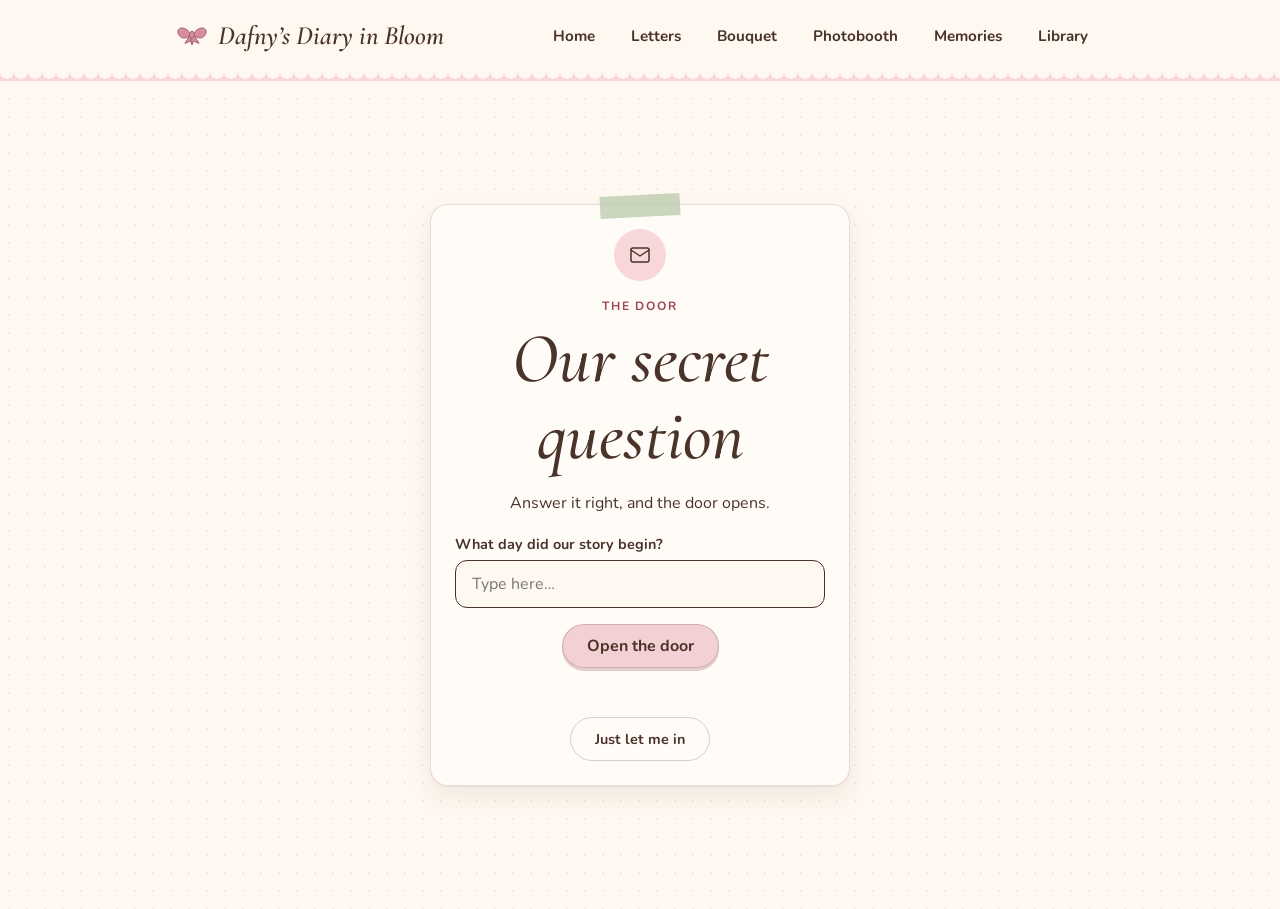
<file: index.html>
<!DOCTYPE html>
<html lang="en">
<head>
  <meta charset="utf-8">
  <meta name="viewport" content="width=device-width, initial-scale=1, viewport-fit=cover">
  <!-- Asks search engines not to list this page. A request, not protection. -->
  <meta name="robots" content="noindex, nofollow">
  <title>Dafny’s Diary in Bloom</title>
  <meta name="description" content="A little world made for Dafny.">
  <link rel="preconnect" href="https://fonts.googleapis.com">
  <link rel="preconnect" href="https://fonts.gstatic.com" crossorigin>
  <link href="https://fonts.googleapis.com/css2?family=Caveat:wght@500;700&family=Cormorant+Garamond:ital,wght@0,500;0,600;1,500&family=Indie+Flower&family=Nunito:wght@400;600;700&family=Playfair+Display:wght@500;600;700&display=swap" rel="stylesheet">
  <!-- Order matters: variables first, then base, then components, then this page's styles -->
  <link rel="stylesheet" href="css/variables.css">
  <link rel="stylesheet" href="css/base.css?v=2">
  <link rel="stylesheet" href="css/components.css?v=6">
  <link rel="stylesheet" href="css/home.css?v=3">
  <script type="module" src="js/home.js"></script>
</head>
<body>
  <main class="fade-in">
    <section class="hero">
      <div class="hero__sprig" id="sprig" aria-hidden="true"></div>
      <p class="eyebrow">Our little world</p>
      <h1>Hi, Dafny</h1>
      <p class="hero__sub">Welcome to your diary in bloom, a tiny world I made just for you.</p>
    </section>

    <section class="counters" aria-label="Our time together">
      <div class="card card--tilt-l counter">
        <p class="counter__number" id="days-together" aria-live="polite">0</p>
        <p class="counter__label" id="days-label">days together</p>
        <p class="counter__small"><strong id="months-together">0</strong> <span id="months-word">months</span> since September 11, 2026</p>
      </div>
      <div class="card card--tilt-r counter">
        <p class="counter__number" id="next-monthsary">0</p>
        <p class="counter__label" id="next-label">days until our next monthsary</p>
      </div>
    </section>

    <div class="section-divider" aria-hidden="true"><span class="section-divider__bow"></span></div>
    <h2 class="rooms-title">Pick a room</h2>
    <nav class="rooms" aria-label="Rooms">
      <a class="card card--tilt-l room" href="pages/letters.html"><span class="icon-badge" data-icon="letter"></span><span class="room__name">Letter Room</span><span class="room__hint">notes for you</span></a>
      <a class="card card--tilt-r room" href="pages/bouquet.html"><span class="icon-badge icon-badge--sage" data-icon="flower"></span><span class="room__name">Bouquet</span><span class="room__hint">build flowers</span></a>
      <a class="card card--tilt-r room" href="pages/photobooth.html"><span class="icon-badge" data-icon="camera"></span><span class="room__name">Photobooth</span><span class="room__hint">strike a pose</span></a>
      <a class="card card--tilt-l room" href="pages/memories.html"><span class="icon-badge icon-badge--sage" data-icon="frame"></span><span class="room__name">Memory Wall</span><span class="room__hint">our months</span></a>
      <a class="card card--tilt-l room" href="pages/library.html"><span class="icon-badge" data-icon="book"></span><span class="room__name">Library</span><span class="room__hint">things I wrote</span></a>
      <a class="card card--tilt-r room" href="pages/welcome.html" id="replay"><span class="icon-badge icon-badge--sage" data-icon="key"></span><span class="room__name">The Door</span><span class="room__hint">our secret question</span></a>
    </nav>
  </main>
  <footer class="site-footer">made with love, for Dafny <span class="footer-heart" data-icon="heart"></span></footer>
  <script type="module">
    // "The Door" lets her replay the welcome ritual by clearing the remembered pass.
    import { PASSED_KEY } from "./js/utils.js";
    document.getElementById("replay").addEventListener("click", () => localStorage.removeItem(PASSED_KEY));
  </script>
</body>
</html>
</file>
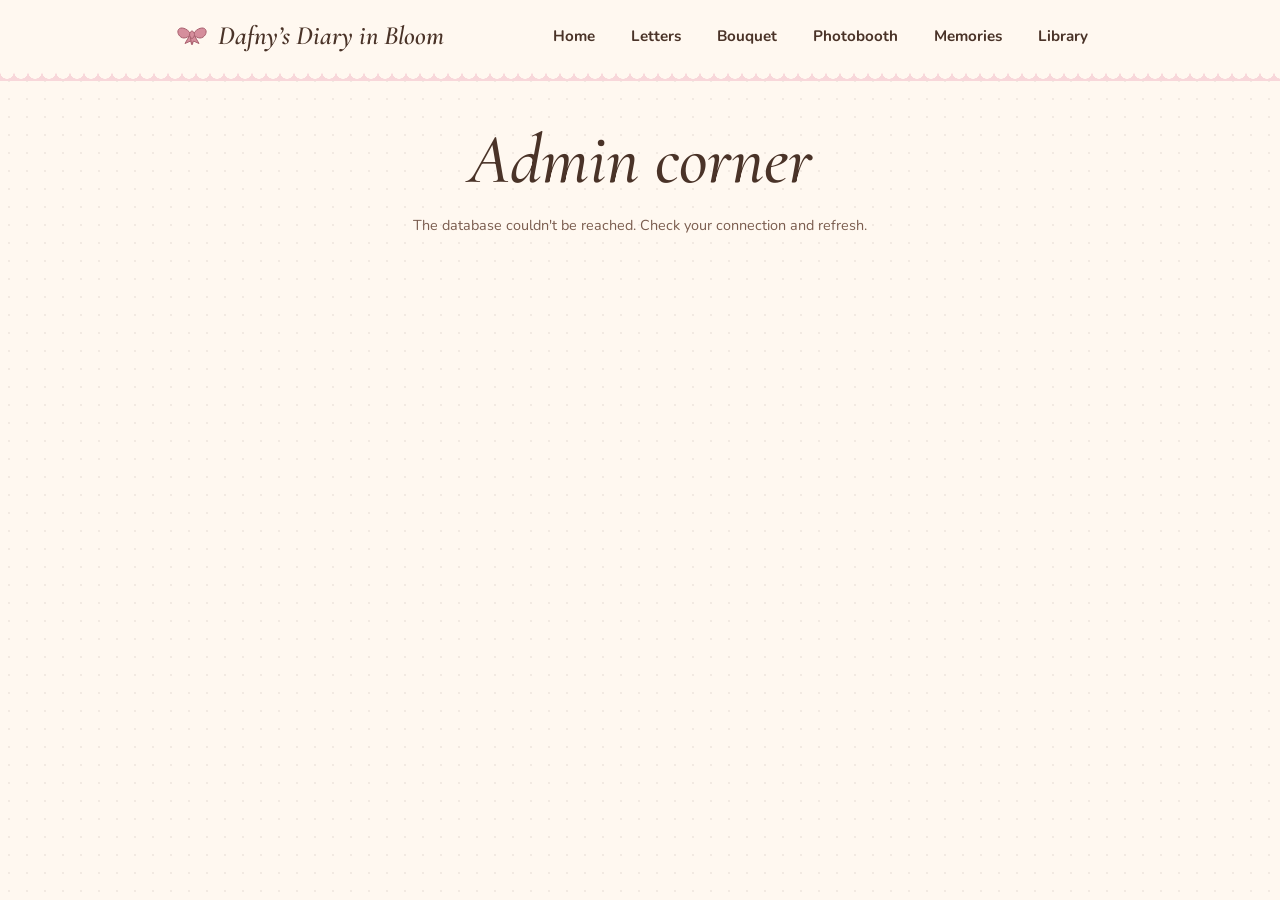
<file: pages/admin.html>
<!DOCTYPE html>
<html lang="en">
<head>
  <meta charset="utf-8">
  <meta name="viewport" content="width=device-width, initial-scale=1, viewport-fit=cover">
  <!-- Asks search engines not to list this page. A request, not protection. -->
  <meta name="robots" content="noindex, nofollow">
  <title>Admin | Dafny's Diary in Bloom</title>
  <meta name="description" content="Owner tools.">
  <link rel="preconnect" href="https://fonts.googleapis.com">
  <link rel="preconnect" href="https://fonts.gstatic.com" crossorigin>
  <link href="https://fonts.googleapis.com/css2?family=Caveat:wght@500;700&family=Cormorant+Garamond:ital,wght@0,500;0,600;1,500&family=Indie+Flower&family=Nunito:wght@400;600;700&family=Playfair+Display:wght@500;600;700&display=swap" rel="stylesheet">
  <link rel="stylesheet" href="../css/variables.css">
  <link rel="stylesheet" href="../css/base.css?v=2">
  <link rel="stylesheet" href="../css/components.css?v=6">
  <link rel="stylesheet" href="../css/admin.css">
  <script type="module" src="../js/admin.js"></script>
</head>
<body>
  <main class="fade-in">
    <h1 class="page-title">Admin corner</h1>
    <p class="hint" id="admin-status" role="status" style="text-align:center"></p>

    <section class="card" id="login-box" hidden>
      <span class="tape" aria-hidden="true"></span>
      <h2>Log in</h2>
      <form id="login-form">
        <div class="field"><label for="email">Email</label><input class="input" id="email" type="email" autocomplete="username" required></div>
        <div class="field"><label for="password">Password</label><input class="input" id="password" type="password" autocomplete="current-password" required></div>
        <button class="btn" type="submit">Log in</button>
      </form>
    </section>

    <section id="dash" hidden>
      <div class="notice notice--warn">
        <strong>Before you upload:</strong> everything here is visible to anyone with the link, and links can be forwarded.
        No full names, addresses, phone numbers, school or work details, or intimate photos. Screenshots can't be undone.
      </div>
      <div class="row" style="justify-content:space-between">
        <p class="hint">Logged in. Your user id: <code id="my-id"></code> (paste it into <code>sql/schema.sql</code>).</p>
        <button class="btn btn--small btn--ghost" id="logout">Log out</button>
      </div>

      <div class="tabs" role="tablist" aria-label="Admin sections">
        <button class="btn btn--small" role="tab" aria-selected="true" aria-controls="tab-memories" id="t-memories">Memories</button>
        <button class="btn btn--small btn--ghost" role="tab" aria-selected="false" aria-controls="tab-library" id="t-library">Library</button>
        <button class="btn btn--small btn--ghost" role="tab" aria-selected="false" aria-controls="tab-creations" id="t-creations">Creations</button>
        <button class="btn btn--small btn--ghost" role="tab" aria-selected="false" aria-controls="tab-letters" id="t-letters">Letters</button>
      </div>

      <div class="card tab" id="tab-memories" role="tabpanel" aria-labelledby="t-memories">
        <h2>Add a memory</h2>
        <form id="memory-form">
          <div class="row">
            <div class="field"><label for="m-month">Month #</label><input class="input" id="m-month" type="number" min="0" required></div>
            <div class="field"><label for="m-date">Date</label><input class="input" id="m-date" type="date"></div>
          </div>
          <div class="field"><label for="m-title">Title</label><input class="input" id="m-title" maxlength="200" required></div>
          <div class="field"><label for="m-note">Note</label><textarea class="input" id="m-note"></textarea></div>
          <div class="field"><label for="m-photo">Photo (optional, max 5 MB)</label><input class="input" id="m-photo" type="file" accept="image/png,image/jpeg,image/webp,image/gif"></div>
          <button class="btn" type="submit">Add memory</button>
        </form>
        <h3>Existing memories</h3><ul class="manage" id="list-memories"></ul>
      </div>

      <div class="card tab" id="tab-library" role="tabpanel" aria-labelledby="t-library" hidden>
        <h2>Bulk upload</h2>
        <form id="bulk-form">
          <div class="field"><label for="b-files">Files (.txt, .md, images)</label><input class="input" id="b-files" type="file" multiple accept=".txt,.md,text/plain,text/markdown,image/png,image/jpeg,image/webp,image/gif" required></div>
          <div class="row">
            <div class="field"><label for="b-tags">Tags (comma separated)</label><input class="input" id="b-tags" placeholder="poem, sweet"></div>
            <div class="field"><label for="b-date">Date written</label><input class="input" id="b-date" type="date"></div>
          </div>
          <p class="hint">Each file's name becomes its title. You can change titles later by deleting and re-adding.</p>
          <button class="btn" type="submit">Upload all</button>
          <ul class="progress" id="bulk-progress" aria-live="polite"></ul>
        </form>
        <h2>Or paste text</h2>
        <form id="paste-form">
          <div class="field"><label for="p-title">Title</label><input class="input" id="p-title" maxlength="200" required></div>
          <div class="field"><label for="p-content">Text</label><textarea class="input" id="p-content" required></textarea></div>
          <div class="row">
            <div class="field"><label for="p-tags">Tags</label><input class="input" id="p-tags"></div>
            <div class="field"><label for="p-date">Date written</label><input class="input" id="p-date" type="date"></div>
          </div>
          <button class="btn" type="submit">Add to library</button>
        </form>
        <h3>Library items</h3><ul class="manage" id="list-library"></ul>
      </div>

      <div class="card tab" id="tab-creations" role="tabpanel" aria-labelledby="t-creations" hidden>
        <h2>Add a bouquet or photo strip</h2>
        <p class="hint">When Dafny downloads a creation and sends it to you, upload it here to put it on the Memory Wall.</p>
        <form id="creation-form">
          <div class="field"><label for="c-type">Type</label><select class="input" id="c-type"><option value="bouquet">Bouquet</option><option value="photostrip">Photo strip</option></select></div>
          <div class="field"><label for="c-file">Image (PNG/JPG, max 8 MB)</label><input class="input" id="c-file" type="file" accept="image/png,image/jpeg,image/webp" required></div>
          <button class="btn" type="submit">Add creation</button>
        </form>
        <h3>Creations</h3><ul class="manage" id="list-creations"></ul>
      </div>

      <div class="card tab" id="tab-letters" role="tabpanel" aria-labelledby="t-letters" hidden>
        <h2>Letters</h2>
        <p>Write and edit letters in the <a href="letters.html">Letter Room</a>. While you're logged in, Save works there.</p>
        <ul class="manage" id="list-letters"></ul>
        <h3>Community post reports</h3>
        <p class="hint">Remove public posts that violate the sharing guidelines.</p>
        <ul class="manage" id="list-shared-reports"></ul>
      </div>
    </section>
  </main>
</body>
</html>
</file>
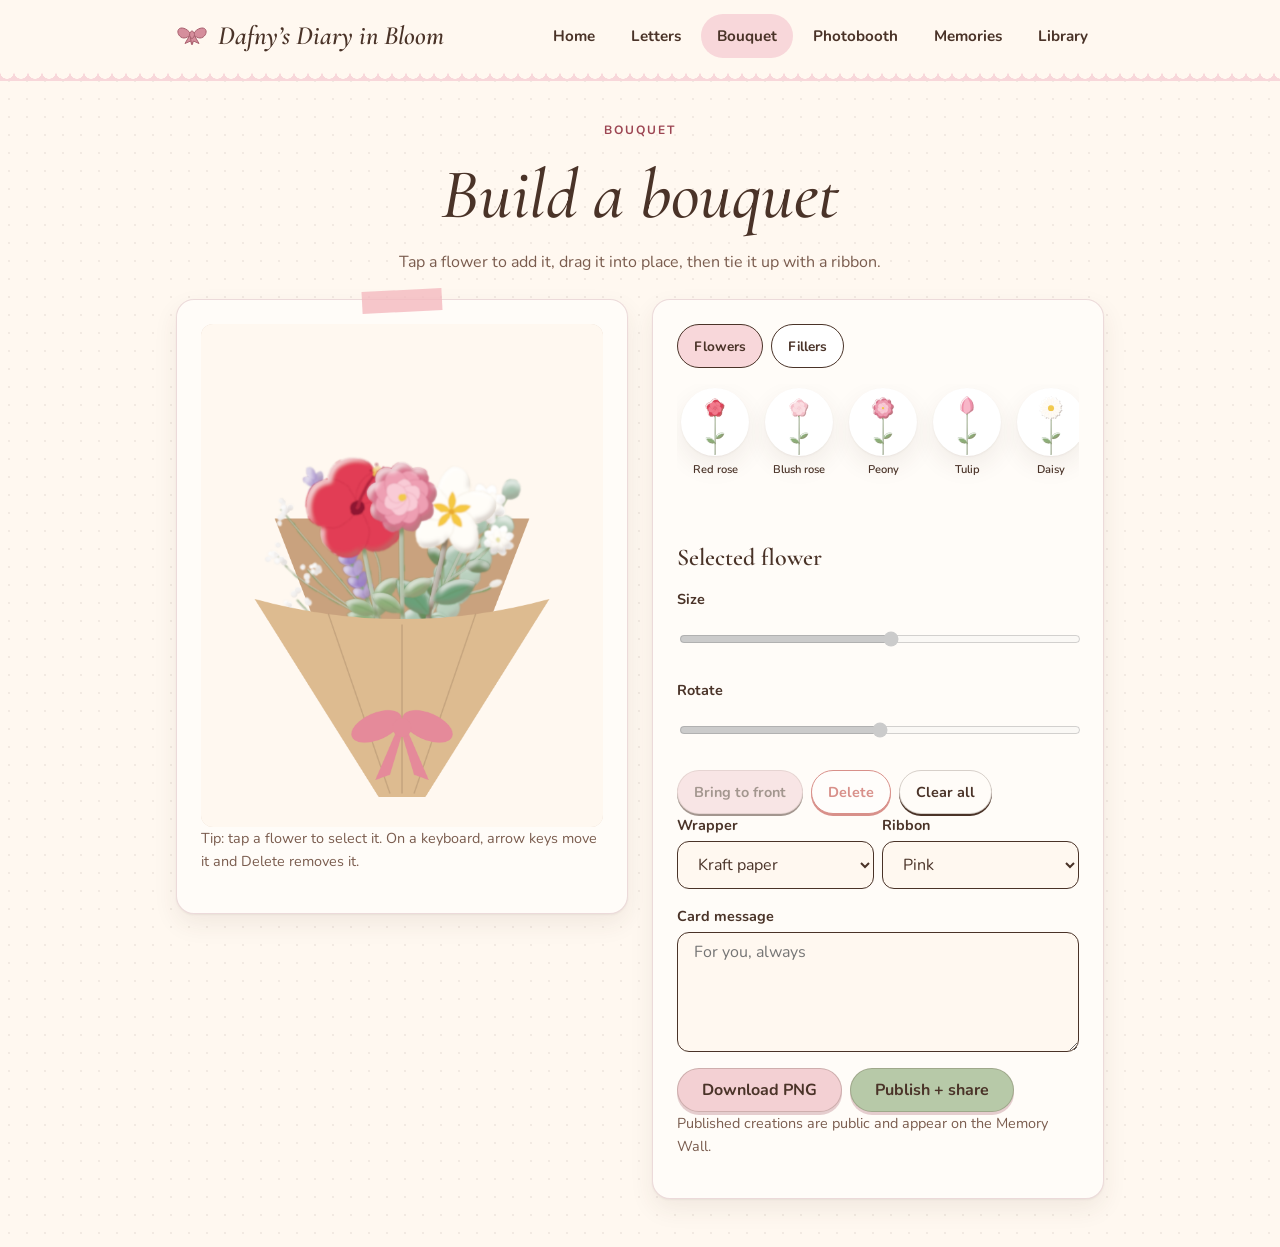
<file: pages/bouquet.html>
<!DOCTYPE html>
<html lang="en">
<head>
  <meta charset="utf-8">
  <meta name="viewport" content="width=device-width, initial-scale=1, viewport-fit=cover">
  <!-- Asks search engines not to list this page. A request, not protection. -->
  <meta name="robots" content="noindex, nofollow">
  <title>Bouquet Builder | Dafny’s Diary in Bloom</title>
  <meta name="description" content="Build a bouquet of flowers.">
  <link rel="preconnect" href="https://fonts.googleapis.com">
  <link rel="preconnect" href="https://fonts.gstatic.com" crossorigin>
  <link href="https://fonts.googleapis.com/css2?family=Caveat:wght@500;700&family=Cormorant+Garamond:ital,wght@0,500;0,600;1,500&family=Indie+Flower&family=Nunito:wght@400;600;700&family=Playfair+Display:wght@500;600;700&display=swap" rel="stylesheet">
  <link rel="stylesheet" href="../css/variables.css">
  <link rel="stylesheet" href="../css/base.css?v=2">
  <link rel="stylesheet" href="../css/components.css?v=6">
  <link rel="stylesheet" href="../css/bouquet.css">
  <script type="module" src="../js/bouquet.js"></script>
</head>
<body>
  <main class="fade-in">
    <p class="eyebrow page-title">Bouquet</p>
    <h1 class="page-title">Build a bouquet</h1>
    <p class="page-sub">Tap a flower to add it, drag it into place, then tie it up with a ribbon.</p>

    <div class="grid-2">
      <!-- LEFT: the canvas where the bouquet lives -->
      <section class="card">
        <span class="tape tape--pink" aria-hidden="true"></span>
        <canvas id="bouquet" width="600" height="750" tabindex="0"
          aria-label="Bouquet canvas. Select a flower, then use arrow keys to move it and Delete to remove it."></canvas>
        <p class="hint">Tip: tap a flower to select it. On a keyboard, arrow keys move it and Delete removes it.</p>
      </section>

      <!-- RIGHT: the tray of flowers and the controls -->
      <section class="card">
        <div class="row tray-tabs" role="group" aria-label="Kinds of flowers">
          <button class="pill" type="button" data-kind="flower" aria-pressed="true">Flowers</button>
          <button class="pill" type="button" data-kind="filler" aria-pressed="false">Fillers</button>
        </div>
        <div class="tray" id="tray" aria-label="Pick a flower to add"></div>

        <h3>Selected flower</h3>
        <div class="field"><label for="size">Size</label><input type="range" id="size" min="120" max="460" value="300" disabled></div>
        <div class="field"><label for="rotate">Rotate</label><input type="range" id="rotate" min="-90" max="90" value="0" disabled></div>
        <div class="row">
          <button class="btn btn--small" id="front" disabled>Bring to front</button>
          <button class="btn btn--small btn--danger" id="delete" disabled>Delete</button>
          <button class="btn btn--small btn--ghost" id="clear">Clear all</button>
        </div>

        <div class="row bouquet-selects">
          <div class="field"><label for="wrapper">Wrapper</label><select class="input" id="wrapper">
            <option value="kraft">Kraft paper</option><option value="blush">Blush</option><option value="sage">Sage</option><option value="cream">Ivory</option><option value="none">No wrapper</option></select></div>
          <div class="field"><label for="ribbon">Ribbon</label><select class="input" id="ribbon">
            <option value="pink">Pink</option><option value="red">Red</option><option value="sage">Sage</option><option value="brown">Brown</option><option value="gold">Gold</option></select></div>
        </div>
        <div class="field"><label for="card-msg">Card message</label><textarea class="input" id="card-msg" maxlength="80" rows="2" placeholder="For you, always"></textarea></div>
        <div class="row">
          <button class="btn" id="b-download">Download PNG</button>
          <button class="btn btn--sage" id="share-bouquet" type="button">Publish + share</button>
          <button class="btn btn--sage" id="b-save" hidden>Save to Memory Wall</button>
        </div>
        <div class="share-result" id="bouquet-share-result" role="status" aria-live="polite"></div>
        <p class="hint">Published creations are public and appear on the Memory Wall.</p>
      </section>
    </div>
  </main>
</body>
</html>
</file>
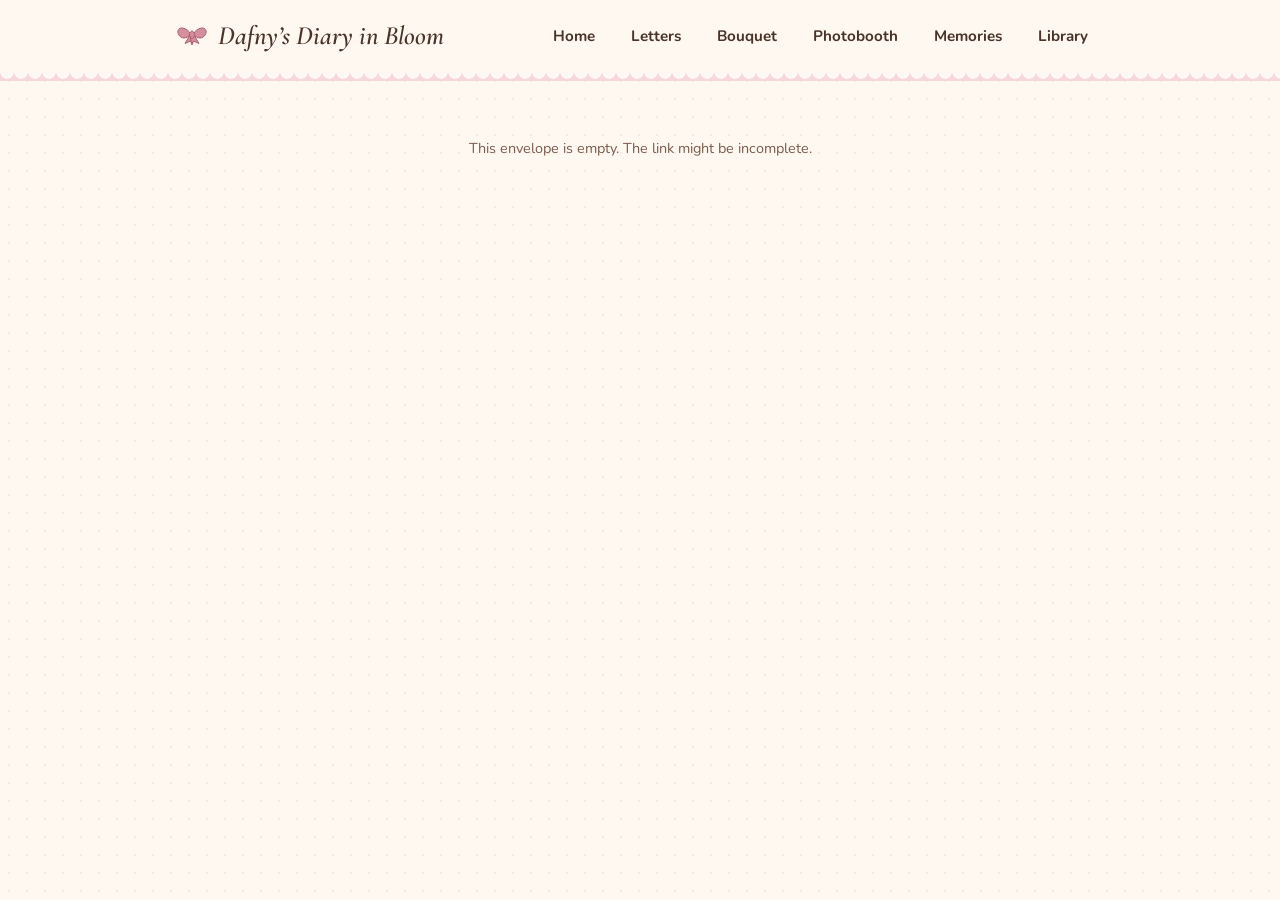
<file: pages/letter-view.html>
<!DOCTYPE html>
<html lang="en">
<head>
  <meta charset="utf-8">
  <meta name="viewport" content="width=device-width, initial-scale=1, viewport-fit=cover">
  <!-- Asks search engines not to list this page. A request, not protection. -->
  <meta name="robots" content="noindex, nofollow">
  <title>A letter for you | Dafny's Diary in Bloom</title>
  <meta name="description" content="A letter written for Dafny.">
  <link rel="preconnect" href="https://fonts.googleapis.com">
  <link rel="preconnect" href="https://fonts.gstatic.com" crossorigin>
  <link href="https://fonts.googleapis.com/css2?family=Caveat:wght@500;700&family=Cormorant+Garamond:ital,wght@0,500;0,600;1,500&family=Indie+Flower&family=Nunito:wght@400;600;700&family=Playfair+Display:wght@500;600;700&display=swap" rel="stylesheet">
  <link rel="stylesheet" href="../css/variables.css">
  <link rel="stylesheet" href="../css/base.css?v=2">
  <link rel="stylesheet" href="../css/components.css?v=6">
  <link rel="stylesheet" href="../css/letters.css?v=4">
  <script type="module" src="../js/letter-view.js"></script>
</head>
<body>
  <main class="fade-in">
    <div class="stage" id="stage">
      <p class="hint" id="view-status" role="status" style="text-align:center">Finding your letter…</p>
      <button class="envelope" id="envelope" type="button" aria-label="Open your letter" hidden>
        <span class="envelope__paper" aria-hidden="true"></span>
        <span class="envelope__front" aria-hidden="true"></span>
        <span class="envelope__flap" aria-hidden="true"></span>
        <span class="envelope__seal" id="envelope-seal" aria-hidden="true"></span>
      </button>
      <p class="envelope-hint" id="envelope-hint" hidden>Tap the envelope to open</p>
      <div class="letter-reveal" id="letter-slot"></div>
      <div class="spotify-box letter-reveal" id="letter-song">
        <button class="btn btn--sage spotify-play-button" id="letter-song-toggle" type="button" hidden>Play song</button>
        <p class="hint" id="letter-song-status" role="status"></p>
        <div id="letter-song-player"></div>
      </div>
      <p class="letter-reveal" style="text-align:center"><a class="btn btn--sage" href="letters.html">More letters</a></p>
    </div>
  </main>
</body>
</html>
</file>
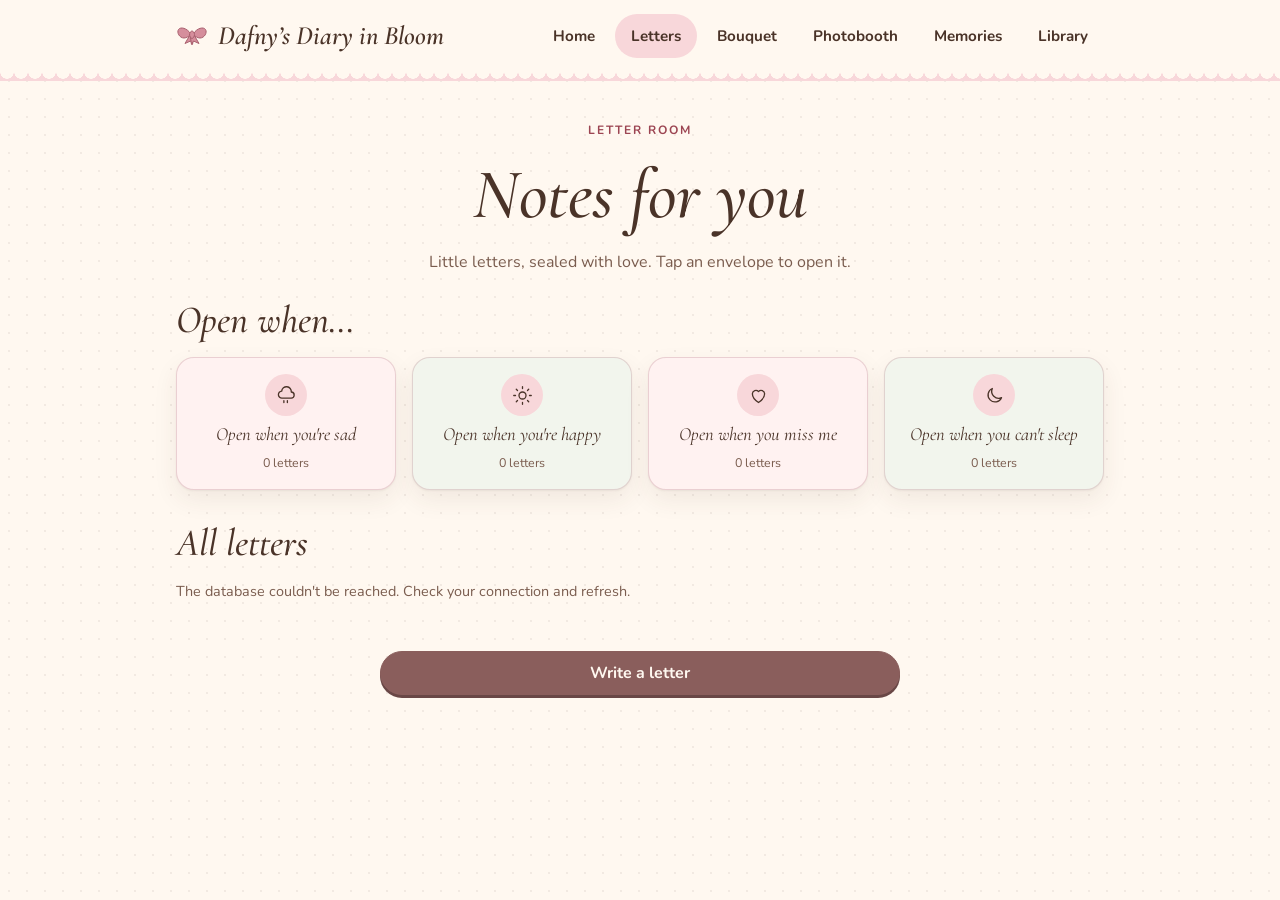
<file: pages/letters.html>
<!DOCTYPE html>
<html lang="en">
<head>
  <meta charset="utf-8">
  <meta name="viewport" content="width=device-width, initial-scale=1, viewport-fit=cover">
  <!-- Asks search engines not to list this page. A request, not protection. -->
  <meta name="robots" content="noindex, nofollow">
  <title>Letter Room | Dafny's Diary in Bloom</title>
  <meta name="description" content="Letters written for Dafny.">
  <link rel="preconnect" href="https://fonts.googleapis.com">
  <link rel="preconnect" href="https://fonts.gstatic.com" crossorigin>
  <link href="https://fonts.googleapis.com/css2?family=Caveat:wght@500;700&family=Cormorant+Garamond:ital,wght@0,500;0,600;1,500&family=Indie+Flower&family=Nunito:wght@400;600;700&family=Playfair+Display:wght@500;600;700&display=swap" rel="stylesheet">
  <link rel="stylesheet" href="../css/variables.css">
  <link rel="stylesheet" href="../css/base.css?v=2">
  <link rel="stylesheet" href="../css/components.css?v=6">
  <link rel="stylesheet" href="../css/letters.css?v=4">
  <script type="module" src="../js/letters.js"></script>
</head>
<body>
  <main class="fade-in">
    <p class="eyebrow page-title">Letter Room</p>
    <h1 class="page-title" id="letter-page-title">Notes for you</h1>
    <p class="page-sub" id="letter-page-sub">Little letters, sealed with love. Tap an envelope to open it.</p>

    <section class="composer" id="composer" hidden>
      <button class="btn btn--ghost letter-return" type="button" id="back-to-letters">← Back to letters</button>
      <p class="hint composer-note" id="composer-note">Publish a public letter and share its link without signing in.</p>
      <form id="letter-form" novalidate>
        <nav class="letter-steps" aria-label="Letter steps">
          <button type="button" class="letter-step" data-step="1" aria-current="step"><span>1</span>Paper</button>
          <button type="button" class="letter-step" data-step="2"><span>2</span>Write</button>
          <button type="button" class="letter-step" data-step="3"><span>3</span>Envelope</button>
          <button type="button" class="letter-step" data-step="4"><span>4</span>Send</button>
        </nav>
        <input type="hidden" id="paper" value="cream">
        <input type="hidden" id="font" value="caveat">
        <input type="hidden" id="envelope" value="kraft">
        <input type="hidden" id="seal" value="rose">
        <input type="hidden" id="seal-icon" value="heart">

        <section class="letter-step-panel" data-panel="1" aria-labelledby="paper-title">
          <h3 class="sr-only" id="paper-title">Choose your paper</h3>
          <p class="hint">Pick the page your words will live on.</p>
          <fieldset class="field choice-field">
            <legend>Paper style</legend>
            <div class="paper-choices" id="paper-choices"></div>
          </fieldset>
          <div class="field"><label for="color">Ink colour</label><input class="input" type="color" id="color" value="#5A3E36"></div>
          <div class="letter-step-actions"><span></span><button class="btn letter-next" type="button">Next: write</button></div>
        </section>

        <section class="letter-step-panel" data-panel="2" aria-labelledby="write-title" hidden>
          <h3 class="sr-only" id="write-title">Write a letter</h3>
          <div class="letter-writing-layout">
            <div class="letter-writing-fields">
              <div class="field"><label for="title">Card title</label><input class="input" id="title" maxlength="200" value="A little note for you" required></div>
              <div class="row address-fields">
                <div class="field"><label for="recipient">To</label><input class="input" id="recipient" maxlength="80" value="Dafny"></div>
                <div class="field"><label for="sender">From (optional)</label><input class="input" id="sender" maxlength="80" placeholder="Your name"></div>
              </div>
              <div class="field"><label for="body">Your message</label><textarea class="input" id="body" rows="7" maxlength="20000" placeholder="Write what is in your heart"></textarea></div>
              <fieldset class="field choice-field">
                <legend>Handwriting</legend>
                <div class="font-choices" id="font-choices"></div>
              </fieldset>
              <fieldset class="field sticker-set"><legend>Stickers (up to 6)</legend><div class="row" id="stickers"></div></fieldset>
              <div class="field"><label for="song">Song (Spotify link)</label><input class="input" id="song" inputmode="url" placeholder="Paste a Spotify track link"></div>
              <div class="field"><label for="openwhen">Open when…</label>
                <select class="input" id="openwhen"><option value="">Anytime</option></select></div>
            </div>
            <aside class="letter-preview-wrap" aria-label="Live letter card preview">
              <div id="preview-card" class="preview-card">
                <div class="preview-card__inner">
                  <article class="preview-card__face preview-card__front">
                    <p class="preview-card__eyebrow">A letter for Dafny</p>
                    <span class="preview-card__icon" aria-hidden="true"></span>
                    <h3 class="preview-card__title">A little note for you</h3>
                    <p>Tap to open and read</p>
                  </article>
                  <article class="preview-card__face preview-card__back" id="preview"></article>
                </div>
              </div>
              <button type="button" class="btn btn--small preview-flip" id="preview-flip" aria-pressed="false">Flip card</button>
              <div id="spotify-preview" class="spotify-box"></div>
            </aside>
          </div>
          <div class="letter-step-actions"><button class="btn btn--ghost letter-back" type="button">← Back</button><button class="btn letter-next" type="button">Next: envelope and seal</button></div>
        </section>

        <section class="letter-step-panel" data-panel="3" aria-labelledby="envelope-title" hidden>
          <h3 class="sr-only" id="envelope-title">Envelope and seal</h3>
          <p class="hint">Pick the paper, press the wax, and she opens it herself.</p>
          <div class="envelope-preview-card">
            <span class="tape tape--pink" aria-hidden="true"></span>
            <div class="envelope-art" id="envelope-art" aria-hidden="true"><span class="envelope-art__seal" id="seal-preview"></span></div>
          </div>
          <fieldset class="field choice-field">
            <legend>Envelope paper</legend>
            <div class="swatch-choices" id="envelope-choices"></div>
          </fieldset>
          <fieldset class="field choice-field">
            <legend>Wax seal</legend>
            <div class="seal-choices" id="seal-icon-choices"></div>
          </fieldset>
          <fieldset class="field choice-field">
            <legend>Seal colour</legend>
            <div class="swatch-choices" id="seal-color-choices"></div>
          </fieldset>
          <div class="letter-step-actions"><button class="btn btn--ghost letter-back" type="button">← Back</button><button class="btn letter-next" type="button">Review and send</button></div>
        </section>

        <section class="letter-step-panel" data-panel="4" aria-labelledby="send-title" hidden>
          <h3 class="sr-only" id="send-title">Review and send</h3>
          <p class="hint">One last look at your letter before it’s sealed.</p>
          <div class="send-preview" id="send-preview"></div>
          <div class="send-summary" id="send-summary"></div>
          <div class="letter-step-actions">
            <button class="btn btn--ghost letter-back" type="button">← Back</button>
            <div class="row">
              <button class="btn btn--sage" type="button" id="publish-letter">Publish + share</button>
              <button class="btn" type="submit" id="save-btn" hidden>Save letter</button>
              <button class="btn btn--ghost" type="button" id="cancel-edit" hidden style="display:none">Cancel edit</button>
            </div>
          </div>
          <div class="share-result" id="share-out" role="status" aria-live="polite"></div>
        </section>
      </form>
    </section>

    <section id="openwhen-section" aria-labelledby="ow-title">
      <h2 id="ow-title">Open when…</h2>
      <div class="openwhen" id="openwhen-grid"></div>
    </section>

    <section id="openwhen-collection" aria-labelledby="openwhen-collection-title" hidden>
      <div class="letter-collection-heading">
        <h2 id="openwhen-collection-title"></h2>
        <button class="btn btn--ghost" type="button" id="back-to-folders">← All folders</button>
      </div>
      <p class="hint" id="openwhen-collection-status" role="status"></p>
      <ul class="letter-list" id="openwhen-collection-list"></ul>
    </section>

    <section id="all-letters-section" aria-labelledby="all-title">
      <h2 id="all-title">All letters</h2>
      <p class="hint" id="letters-status" role="status">Loading letters…</p>
      <ul class="letter-list" id="letter-list"></ul>
    </section>
    <button class="btn btn--dark letter-start" type="button" id="start-letter">Write a letter</button>
  </main>
</body>
</html>
</file>
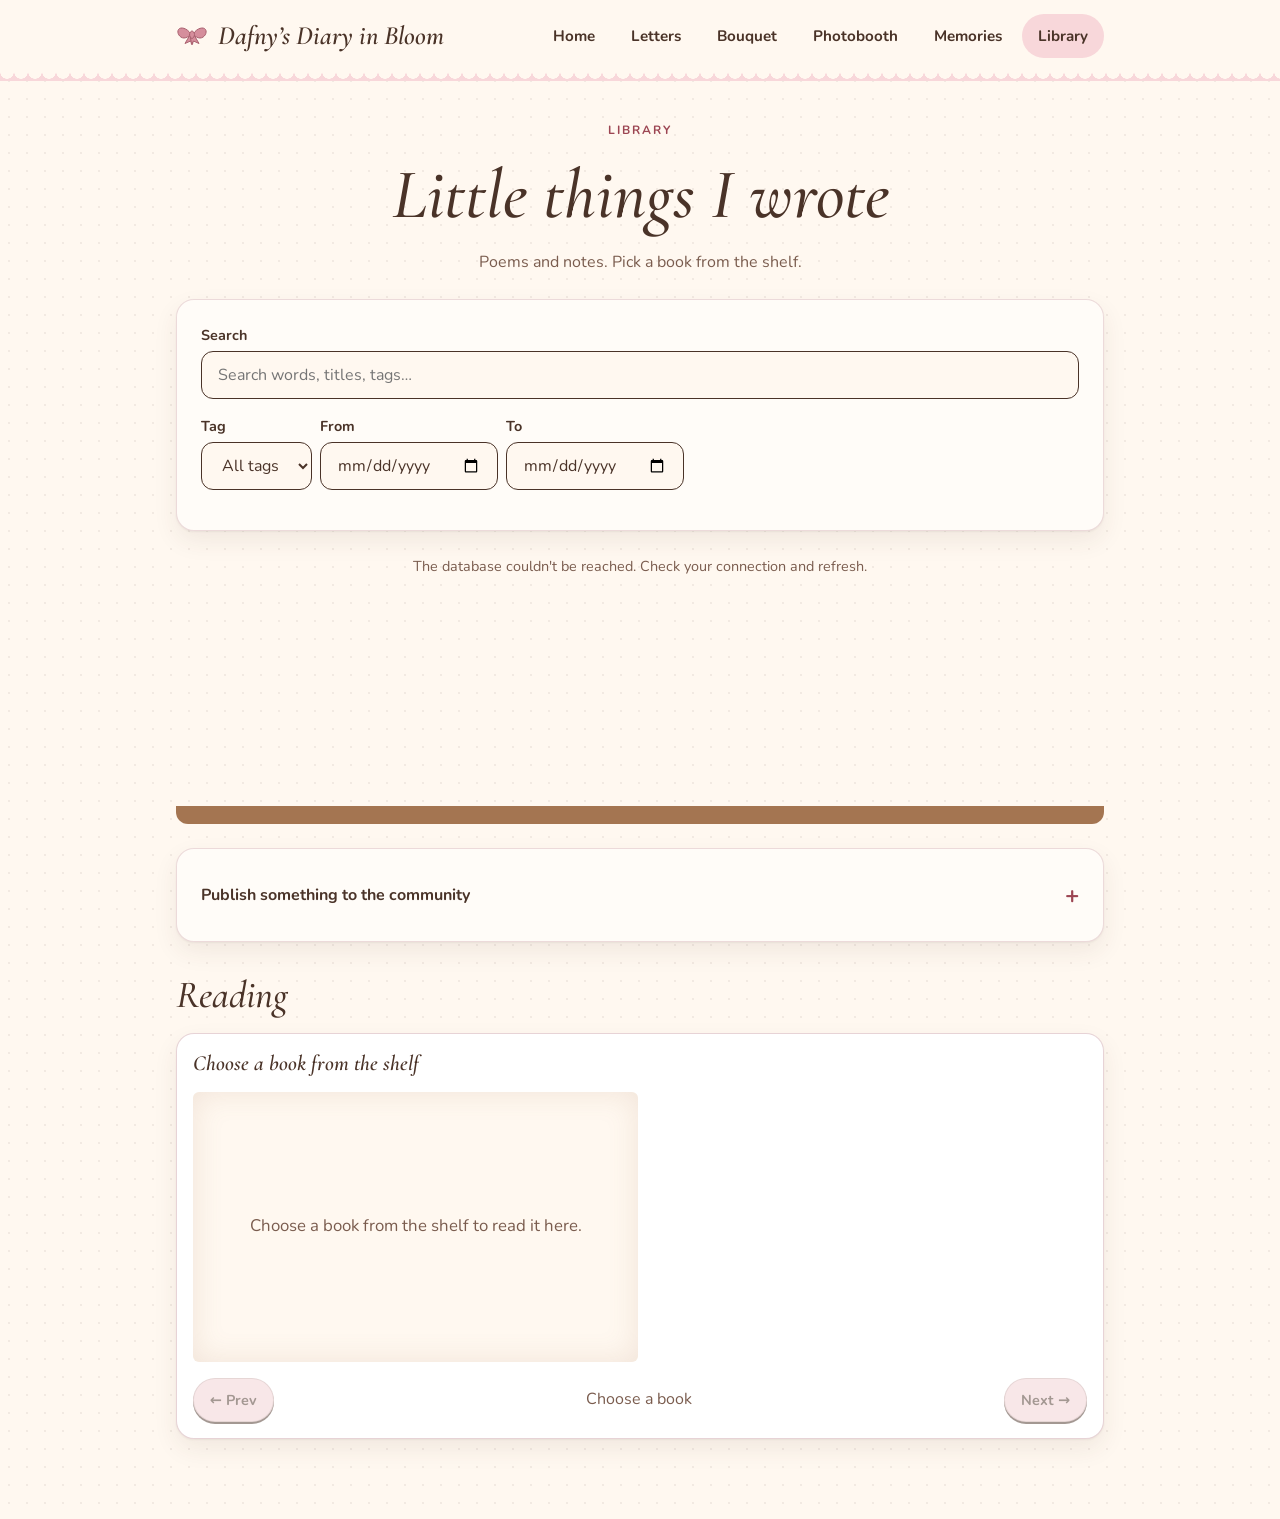
<file: pages/library.html>
<!DOCTYPE html>
<html lang="en">
<head>
  <meta charset="utf-8">
  <meta name="viewport" content="width=device-width, initial-scale=1, viewport-fit=cover">
  <!-- Asks search engines not to list this page. A request, not protection. -->
  <meta name="robots" content="noindex, nofollow">
  <title>Library | Dafny's Diary in Bloom</title>
  <meta name="description" content="Things I wrote for Dafny.">
  <link rel="preconnect" href="https://fonts.googleapis.com">
  <link rel="preconnect" href="https://fonts.gstatic.com" crossorigin>
  <link href="https://fonts.googleapis.com/css2?family=Caveat:wght@500;700&family=Cormorant+Garamond:ital,wght@0,500;0,600;1,500&family=Indie+Flower&family=Nunito:wght@400;600;700&family=Playfair+Display:wght@500;600;700&display=swap" rel="stylesheet">
  <link rel="stylesheet" href="../css/variables.css">
  <link rel="stylesheet" href="../css/base.css?v=2">
  <link rel="stylesheet" href="../css/components.css?v=6">
  <link rel="stylesheet" href="../css/library.css?v=2">
  <script type="module" src="../js/library.js"></script>
</head>
<body>
  <main class="fade-in">
    <p class="eyebrow page-title">Library</p>
    <h1 class="page-title">Little things I wrote</h1>
    <p class="page-sub">Poems and notes. Pick a book from the shelf.</p>
    <form class="card filters" id="filters" role="search" onsubmit="return false">
      <div class="field"><label for="q">Search</label><input class="input" id="q" type="search" placeholder="Search words, titles, tags…"></div>
      <div class="row">
        <div class="field"><label for="tag">Tag</label><select class="input" id="tag"><option value="">All tags</option></select></div>
        <div class="field"><label for="from">From</label><input class="input" id="from" type="date"></div>
        <div class="field"><label for="to">To</label><input class="input" id="to" type="date"></div>
      </div>
    </form>
    <p class="hint" id="lib-status" role="status" style="text-align:center">Dusting off the shelves…</p>
    <div class="shelf" id="shelf"></div>
    <details class="card library-share">
      <summary id="library-share-title">Publish something to the community</summary>
      <p class="hint">Your post and optional image will be public. Only share writing and images you have permission to post.</p>
      <form id="library-post-form">
        <div class="field"><label for="library-post-title">Title</label><input class="input" id="library-post-title" maxlength="120" required></div>
        <div class="field"><label for="library-post-body">Writing</label><textarea class="input" id="library-post-body" maxlength="12000" rows="6" placeholder="A poem, note, or something you made"></textarea></div>
        <div class="field"><label for="library-post-tags">Tags (comma separated)</label><input class="input" id="library-post-tags" maxlength="300" placeholder="poem, note"></div>
        <div class="field"><label for="library-post-image">Image (optional)</label><input class="input" id="library-post-image" type="file" accept="image/jpeg,image/png,image/webp,image/gif"></div>
        <button class="btn btn--sage" type="submit">Publish to community</button>
      </form>
      <div class="share-result" id="library-share-result" role="status" aria-live="polite"></div>
    </details>
    <section class="library-reading" aria-labelledby="reading-title">
      <h2 id="reading-title">Reading</h2>
      <div class="card book" id="book">
      <div class="book__top">
        <h3 id="book-title">Choose a book from the shelf</h3>
        <button class="btn btn--small btn--ghost" id="book-close" type="button" aria-label="Close book" hidden>Close</button>
      </div>
      <div class="book__pages" id="book-pages"></div>
      <div class="book__nav">
        <button class="btn btn--small" id="prev" type="button" aria-label="Previous page">← Prev</button>
        <span id="page-count" aria-live="polite"></span>
        <button class="btn btn--small" id="next" type="button" aria-label="Next page">Next →</button>
      </div>
      </div>
    </section>
  </main>
</body>
</html>
</file>
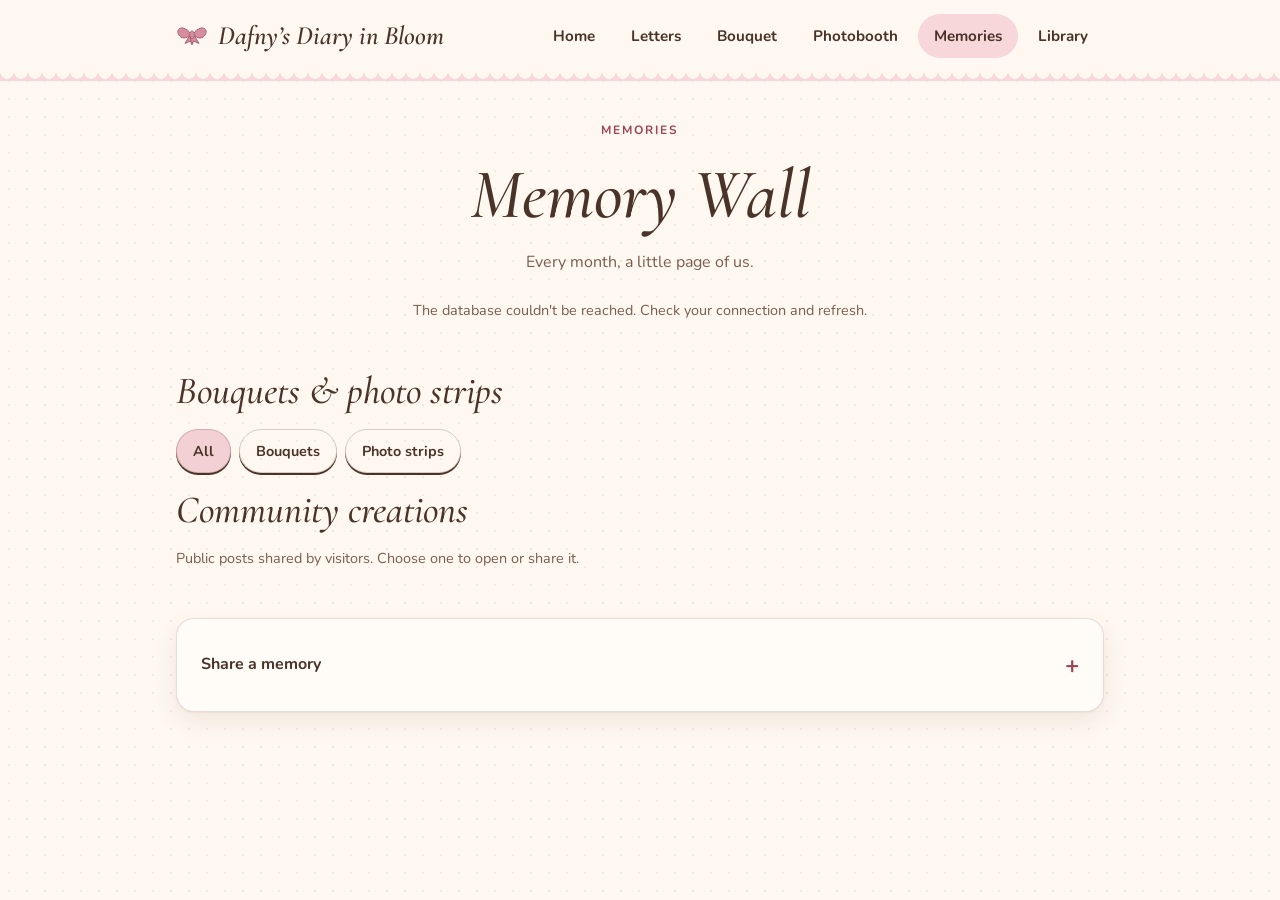
<file: pages/memories.html>
<!DOCTYPE html>
<html lang="en">
<head>
  <meta charset="utf-8">
  <meta name="viewport" content="width=device-width, initial-scale=1, viewport-fit=cover">
  <!-- Asks search engines not to list this page. A request, not protection. -->
  <meta name="robots" content="noindex, nofollow">
  <title>Memory Wall | Dafny's Diary in Bloom</title>
  <meta name="description" content="Our months together.">
  <link rel="preconnect" href="https://fonts.googleapis.com">
  <link rel="preconnect" href="https://fonts.gstatic.com" crossorigin>
  <link href="https://fonts.googleapis.com/css2?family=Caveat:wght@500;700&family=Cormorant+Garamond:ital,wght@0,500;0,600;1,500&family=Indie+Flower&family=Nunito:wght@400;600;700&family=Playfair+Display:wght@500;600;700&display=swap" rel="stylesheet">
  <link rel="stylesheet" href="../css/variables.css">
  <link rel="stylesheet" href="../css/base.css?v=2">
  <link rel="stylesheet" href="../css/components.css?v=6">
  <link rel="stylesheet" href="../css/memories.css?v=4">
  <script type="module" src="../js/memories.js"></script>
</head>
<body>
  <main class="fade-in">
    <p class="eyebrow page-title">Memories</p>
    <h1 class="page-title">Memory Wall</h1>
    <p class="page-sub">Every month, a little page of us.</p>
    <p class="hint" id="mem-status" role="status" style="text-align:center">Loading memories…</p>
    <div class="timeline" id="timeline"></div>
    <section aria-labelledby="cre-title">
      <h2 id="cre-title">Bouquets &amp; photo strips</h2>
      <div class="row" role="group" aria-label="Filter creations" id="cre-filter">
        <button class="btn btn--small" data-f="all" aria-pressed="true">All</button>
        <button class="btn btn--small btn--ghost" data-f="bouquet" aria-pressed="false">Bouquets</button>
        <button class="btn btn--small btn--ghost" data-f="photostrip" aria-pressed="false">Photo strips</button>
      </div>

      <div class="cre-grid" id="cre-grid"></div>
    </section>
    <section aria-labelledby="community-title">
      <h2 id="community-title">Community creations</h2>
      <p class="hint">Public posts shared by visitors. Choose one to open or share it.</p>
      <p class="hint" id="community-status" role="status"></p>
      <div class="community-grid" id="community-grid"></div>
    </section>
    <details class="card community-submit">
      <summary id="share-memory-title">Share a memory</summary>
      <p class="hint">Anyone can view your post and share its link. Avoid private information and only upload photos you have permission to share.</p>
      <form id="memory-post-form">
        <div class="field"><label for="memory-post-title">Title</label><input class="input" id="memory-post-title" maxlength="120" required></div>
        <div class="field"><label for="memory-post-body">Your memory</label><textarea class="input" id="memory-post-body" maxlength="5000" rows="4" placeholder="Write a little about this moment"></textarea></div>
        <div class="field"><label for="memory-post-image">Photo (optional)</label><input class="input" id="memory-post-image" type="file" accept="image/jpeg,image/png,image/webp,image/gif"></div>
        <button class="btn btn--sage" type="submit">Publish memory</button>
      </form>
      <div class="share-result" id="memory-share-result" role="status" aria-live="polite"></div>
    </details>
  </main>
</body>
</html>
</file>
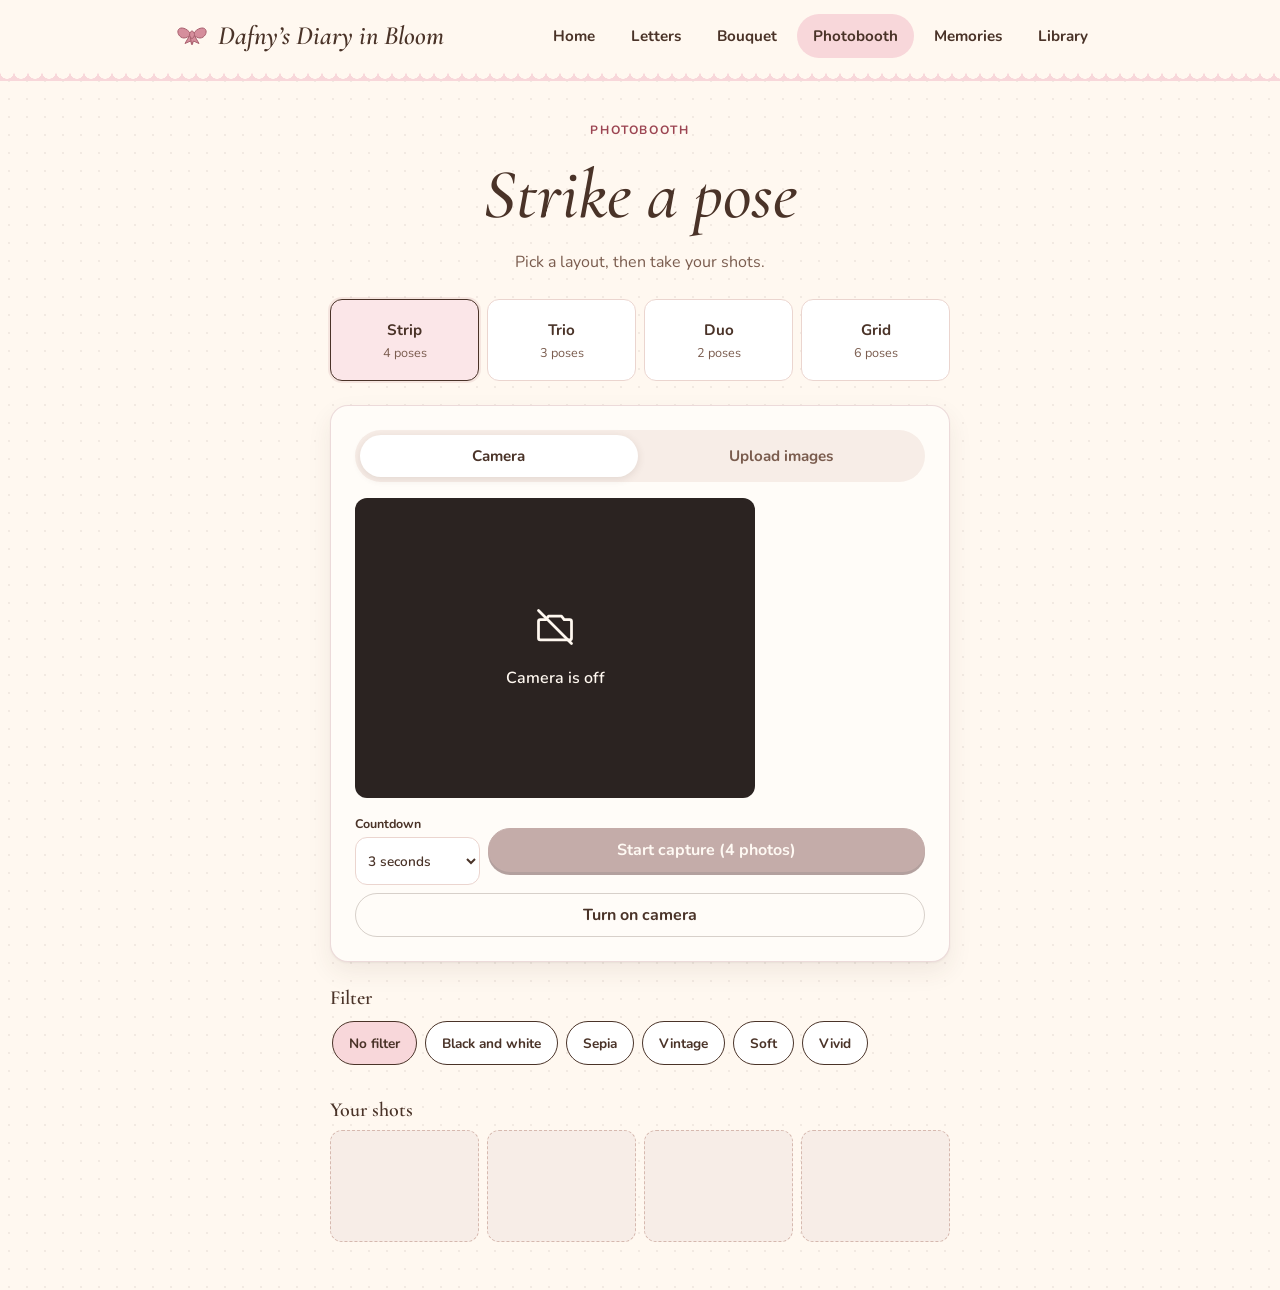
<file: pages/photobooth.html>
<!DOCTYPE html>
<html lang="en">
<head>
  <meta charset="utf-8">
  <meta name="viewport" content="width=device-width, initial-scale=1, viewport-fit=cover">
  <!-- Asks search engines not to list this page. A request, not protection. -->
  <meta name="robots" content="noindex, nofollow">
  <title>Photobooth | Dafny’s Diary in Bloom</title>
  <meta name="description" content="A cute photobooth for Dafny.">
  <link rel="preconnect" href="https://fonts.googleapis.com">
  <link rel="preconnect" href="https://fonts.gstatic.com" crossorigin>
  <link href="https://fonts.googleapis.com/css2?family=Caveat:wght@500;700&family=Cormorant+Garamond:ital,wght@0,500;0,600;1,500&family=Indie+Flower&family=Nunito:wght@400;600;700&family=Playfair+Display:wght@500;600;700&display=swap" rel="stylesheet">
  <link rel="stylesheet" href="../css/variables.css">
  <link rel="stylesheet" href="../css/base.css?v=2">
  <link rel="stylesheet" href="../css/components.css?v=6">
  <link rel="stylesheet" href="../css/photobooth.css?v=5">
  <script type="module" src="../js/photobooth.js?v=4"></script>
</head>
<body>
  <main class="fade-in">
    <section id="capture-stage">
      <p class="eyebrow page-title">Photobooth</p>
      <h1 class="page-title">Strike a pose</h1>
      <p class="page-sub">Pick a layout, then take your shots.</p>
      <div class="layouts" id="layouts" role="group" aria-label="Photo strip layout">
        <button type="button" class="layout" data-n="4" aria-pressed="true">Strip<small>4 poses</small></button>
        <button type="button" class="layout" data-n="3" aria-pressed="false">Trio<small>3 poses</small></button>
        <button type="button" class="layout" data-n="2" aria-pressed="false">Duo<small>2 poses</small></button>
        <button type="button" class="layout" data-n="6" aria-pressed="false">Grid<small>6 poses</small></button>
      </div>
      <select id="shots" hidden><option value="2">2</option><option value="3">3</option><option value="4" selected>4</option><option value="6">6</option></select>

      <section class="card booth" aria-label="Camera">
        <span class="booth-bow" aria-hidden="true"></span>
        <div class="mode-tabs" role="group" aria-label="Choose camera or upload">
          <button type="button" class="mode-tab" id="camera-mode" aria-pressed="true">Camera</button>
          <button type="button" class="mode-tab" id="upload-mode" aria-pressed="false">Upload images</button>
        </div>
        <div id="camera-panel">
          <div class="viewfinder">
            <video id="video" playsinline muted aria-label="Camera preview"></video>
            <div class="viewfinder__idle" id="idle"><span data-icon="camera_off"></span><p>Camera is off</p></div>
            <div class="countdown" id="countdown" aria-live="assertive"></div>
            <div class="flash" id="flash" aria-hidden="true"></div>
          </div>
          <p class="notice notice--warn" id="cam-error" role="alert" hidden></p>
          <div class="capture-controls">
            <label class="delay-control" for="delay">Countdown
              <select id="delay" aria-label="Countdown delay">
                <option value="3" selected>3 seconds</option>
                <option value="5">5 seconds</option>
                <option value="10">10 seconds</option>
              </select>
            </label>
            <button class="btn btn--dark" id="snap" disabled>Start capture (4 photos)</button>
          </div>
          <button class="btn btn--ghost camera-toggle" id="start-cam" type="button">Turn on camera</button>
        </div>
        <div class="upload-panel" id="upload-panel" hidden>
          <label class="btn btn--ghost upload-button" for="upload">Choose images
            <input class="sr-only" type="file" id="upload" accept="image/jpeg,image/png,image/webp,image/gif" multiple>
          </label>
        </div>
      </section>

      <section class="capture-filters" aria-labelledby="filter-title">
        <h2 id="filter-title">Filter</h2>
        <div class="row filter-choices" id="filters" role="group" aria-label="Photo filters"></div>
        <select id="filter" hidden>
          <option value="none">No filter</option><option value="bw">Black and white</option><option value="sepia">Sepia</option>
          <option value="vintage">Vintage</option><option value="soft">Soft</option><option value="vivid">Vivid</option>
        </select>
      </section>
      <section class="shot-preview" aria-labelledby="shots-title">
        <h2 id="shots-title">Your shots</h2>
        <div class="shot-slots" id="shot-slots"></div>
      </section>
    </section>

    <section id="edit-stage" hidden>
      <p class="eyebrow page-title">Photobooth</p>
      <h1 class="page-title">Your photo strip</h1>
      <p class="page-sub">Choose a frame and stickers, then save it.</p>
      <section class="card strip-editor" aria-label="Style your strip">
        <div class="strip-wrap" id="strip-wrap" hidden>
          <div class="strip-preview"><canvas id="strip" aria-label="Your photo strip"></canvas></div>
          <h2>Frame colour</h2>
          <div class="row frame-choices" id="frame-choices" role="group" aria-label="Frame colour"></div>
          <h2>Stickers</h2>
          <div class="row sticker-choices" id="pb-stickers" role="group" aria-label="Sticker style"></div>
          <div class="field"><label for="caption">Caption</label><input class="input" id="caption" maxlength="40" value="Dafny’s Diary in Bloom"></div>
          <div class="row">
            <button class="btn" id="download">Download strip</button>
            <button class="btn btn--sage" id="share-strip" type="button">Publish + share</button>
            <button class="btn btn--sage" id="save" hidden>Save to Memory Wall</button>
            <button class="btn btn--ghost" id="retake">Take new photos</button>
          </div>
          <div class="share-result" id="strip-share-result" role="status" aria-live="polite"></div>
          <p class="hint" id="save-hint">Published strips are public and appear on the Memory Wall.</p>
        </div>
      </section>
    </section>
  </main>
</body>
</html>
</file>
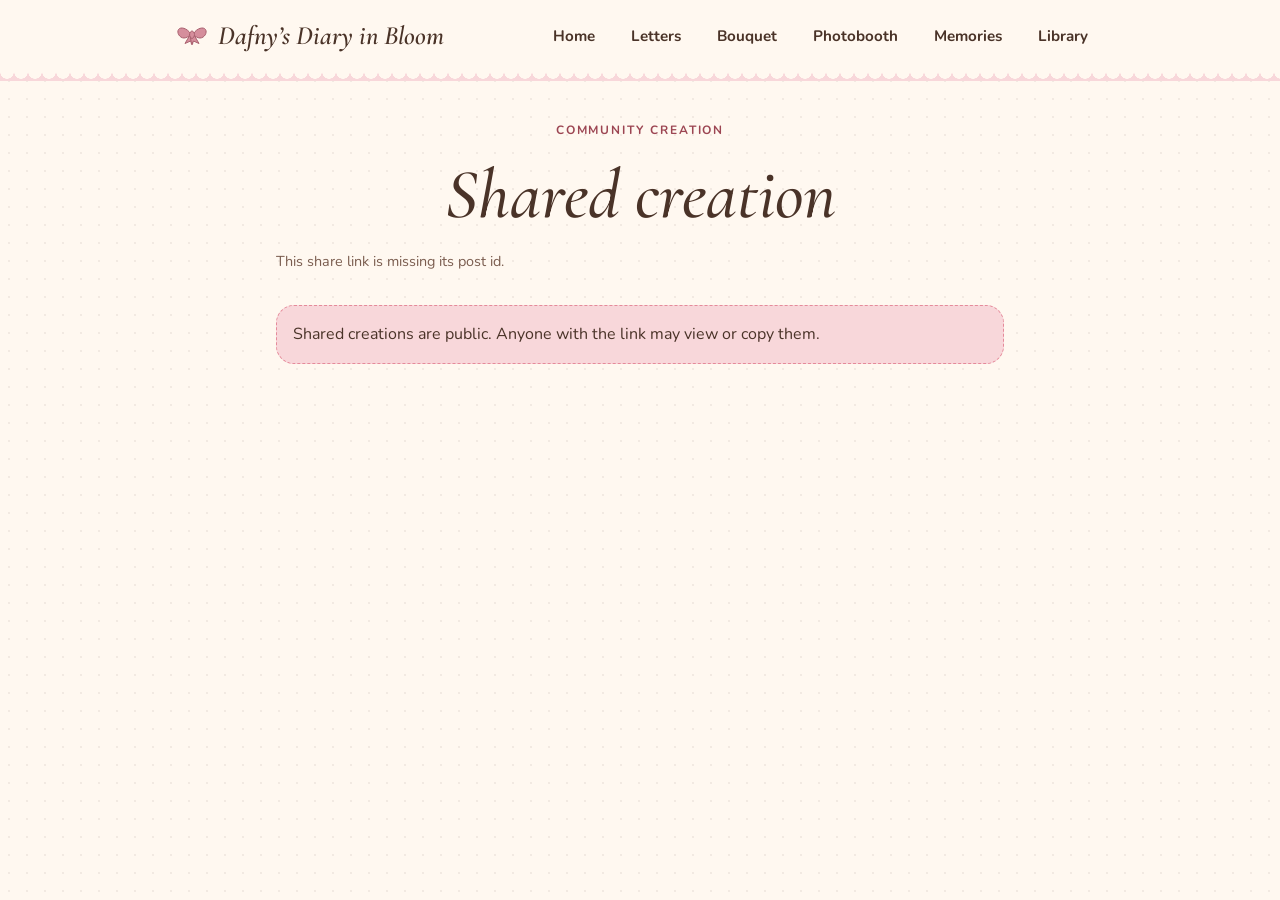
<file: pages/post.html>
<!DOCTYPE html>
<html lang="en">
<head>
  <meta charset="utf-8">
  <meta name="viewport" content="width=device-width, initial-scale=1, viewport-fit=cover">
  <meta name="robots" content="noindex, nofollow">
  <title>Shared creation | Dafny's Diary in Bloom</title>
  <meta name="description" content="A creation shared with Dafny's Diary in Bloom.">
  <link rel="preconnect" href="https://fonts.googleapis.com">
  <link rel="preconnect" href="https://fonts.gstatic.com" crossorigin>
  <link href="https://fonts.googleapis.com/css2?family=Caveat:wght@500;700&family=Cormorant+Garamond:ital,wght@0,500;0,600;1,500&family=Indie+Flower&family=Nunito:wght@400;600;700&family=Playfair+Display:wght@500;600;700&display=swap" rel="stylesheet">
  <link rel="stylesheet" href="../css/variables.css">
  <link rel="stylesheet" href="../css/base.css?v=2">
  <link rel="stylesheet" href="../css/components.css?v=6">
  <link rel="stylesheet" href="../css/letters.css?v=4">
  <link rel="stylesheet" href="../css/post.css">
  <script type="module" src="../js/post.js"></script>
</head>
<body>
  <main class="fade-in post-page">
    <p class="eyebrow page-title">Community creation</p>
    <h1 class="page-title" id="post-title">Shared creation</h1>
    <p class="hint" id="post-status" role="status"></p>
    <article class="card shared-post" id="post-content" hidden></article>
    <div class="stage shared-letter-stage" id="shared-letter-stage" hidden>
      <button class="envelope" id="shared-letter-envelope" type="button" aria-label="Open your letter" hidden>
        <span class="envelope__paper" aria-hidden="true"></span>
        <span class="envelope__front" aria-hidden="true"></span>
        <span class="envelope__flap" aria-hidden="true"></span>
        <span class="envelope__seal" id="shared-letter-seal" aria-hidden="true"></span>
      </button>
      <p class="envelope-hint" id="shared-letter-hint" hidden>Tap the envelope to open</p>
      <div class="letter-reveal" id="shared-letter-slot"></div>
      <div class="spotify-box letter-reveal" id="shared-letter-song">
        <button class="btn btn--sage spotify-play-button" id="shared-letter-song-toggle" type="button" hidden>Play song</button>
        <p class="hint" id="shared-letter-song-status" role="status"></p>
        <div id="shared-letter-song-player"></div>
      </div>
    </div>
    <div class="post-actions" id="post-actions" hidden>
      <button class="btn" type="button" id="share-post">Share this creation</button>
      <button class="btn btn--danger" type="button" id="delete-post" hidden>Delete my post</button>
    </div>
    <p class="notice notice--warn post-privacy">Shared creations are public. Anyone with the link may view or copy them.</p>
    <details class="post-report" id="report-section" hidden>
      <summary>Report this post</summary>
      <form id="report-form">
        <div class="field"><label for="report-reason">Reason</label>
          <select class="input" id="report-reason" required>
            <option value="spam">Spam</option>
            <option value="inappropriate">Inappropriate content</option>
            <option value="private_info">Personal information</option>
            <option value="other">Other</option>
          </select>
        </div>
        <div class="field"><label for="report-note">Details (optional)</label><textarea class="input" id="report-note" maxlength="500" rows="3"></textarea></div>
        <button class="btn btn--small" type="submit">Send report</button>
      </form>
    </details>
  </main>
</body>
</html>
</file>
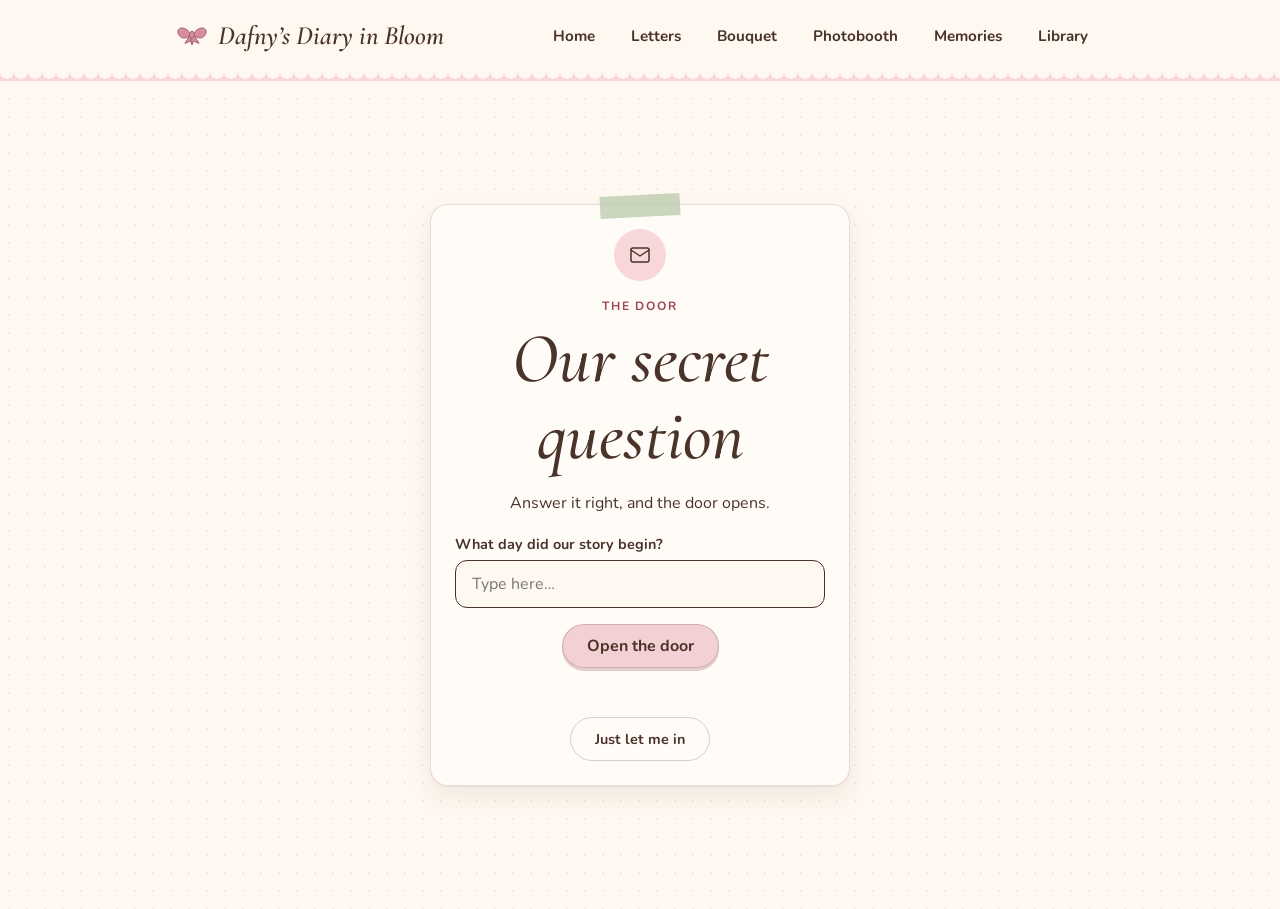
<file: pages/welcome.html>
<!DOCTYPE html>
<html lang="en">
<head>
  <meta charset="utf-8">
  <meta name="viewport" content="width=device-width, initial-scale=1, viewport-fit=cover">
  <meta name="robots" content="noindex, nofollow">
  <title>The Door | Dafny's Diary in Bloom</title>
  <link rel="preconnect" href="https://fonts.googleapis.com">
  <link rel="preconnect" href="https://fonts.gstatic.com" crossorigin>
  <link href="https://fonts.googleapis.com/css2?family=Caveat:wght@500;700&family=Cormorant+Garamond:ital,wght@0,500;0,600;1,500&family=Indie+Flower&family=Nunito:wght@400;600;700&family=Playfair+Display:wght@500;600;700&display=swap" rel="stylesheet">
  <link rel="stylesheet" href="../css/variables.css">
  <link rel="stylesheet" href="../css/base.css?v=2">
  <link rel="stylesheet" href="../css/components.css?v=6">
  <link rel="stylesheet" href="../css/welcome.css?v=2">
  <script type="module" src="../js/nav.js"></script>
  <script type="module" src="../js/welcome.js"></script>
</head>
<body>
  <main class="welcome">
    <div class="card fade-in">
      <span class="tape" aria-hidden="true"></span>
      <div class="welcome__icon icon-badge" data-icon="letter" aria-hidden="true"></div>
      <p class="eyebrow">The Door</p>
      <h1>Our secret question</h1>
      <p>Answer it right, and the door opens.</p>
      <form id="secret-form" novalidate>
        <div class="field">
          <!-- Change this question to your own -->
          <label for="answer">What day did our story begin?</label>
          <input class="input" id="answer" name="answer" type="text" autocomplete="off" placeholder="Type here…" required>
        </div>
        <button class="btn" type="submit">Open the door</button>
        <p class="message" id="message" role="status" aria-live="polite"></p>
      </form>
      <button class="btn btn--ghost welcome__skip" id="skip" type="button">Just let me in</button>
    </div>
  </main>
</body>
</html>
</file>
<file: css/variables.css>
/* variables.css: the design system. Change a value here and the whole site updates. */
:root {
  /* Colours (same names as before, so older pages keep working) */
  --blush: #F8D7DA;
  --blush-deep: #E58A9A;
  --rose: #9C4552;          /* small labels and accents (good contrast) */
  --cream: #FFF8F0;
  --sage: #B7C9A8;
  --sage-deep: #6F8A5E;
  --brown: #4A3328;         /* main text */
  --brown-soft: #7A5C4E;
  --white: #FFFFFF;
  --tape: rgba(183, 201, 168, 0.8);
  --tape-pink: rgba(244, 184, 191, 0.85);

  /* Fonts */
  --font-display: "Cormorant Garamond", Georgia, serif;   /* big titles */
  --font-heading: "Caveat", cursive;                      /* small handwritten touches */
  --font-body: "Nunito", system-ui, sans-serif;

  /* Spacing (4px rhythm) */
  --space-1: .25rem; --space-2: .5rem; --space-3: 1rem;
  --space-4: 1.5rem; --space-5: 2rem; --space-6: 3rem;

  /* Shape and depth: soft, painted shadows */
  --radius-sm: 12px; --radius: 18px; --radius-lg: 26px;
  --shadow-soft: 0 1px 2px rgba(74,51,40,.06), 0 10px 24px rgba(74,51,40,.08);
  --shadow-lift: 0 14px 32px rgba(74,51,40,.16);

  --tap: 44px;              /* smallest tap target */
  --tabbar: 68px;           /* height of the phone tab bar */
  --ease: cubic-bezier(.25,.8,.35,1);
  --dur: 400ms;

  /* Extra paper tones used by letters, polaroids and the library */
  --kraft: #E3C9A8; --sage-light: #E6EEDF; --line: #EBD5CF;
  --ink-dark: #2B2321; --wood: #A47551; --wood-dark: #7B5236; --danger: #B3261E;
}
</file>
<file: css/base.css>
/* base.css: resets and global element styles. */
*, *::before, *::after { box-sizing: border-box; }
html, body { margin: 0; }
body {
  font-family: var(--font-body);
  color: var(--brown);
  line-height: 1.6;
  min-height: 100vh;
  /* Paper dots drawn with gradients, so no image file is needed */
  background-color: var(--cream);
  background-image: radial-gradient(rgba(74,51,40,.07) 1px, transparent 1px);
  background-size: 18px 18px;
  /* Leave room for the tab bar on phones */
  padding-bottom: calc(var(--tabbar) + env(safe-area-inset-bottom, 0px));
}
@media (min-width: 820px) { body { padding-bottom: 0; } }

h1, h2, h3 { margin: 0 0 var(--space-3); line-height: 1.1; }
h1 { font-family: var(--font-display); font-style: italic; font-weight: 500; font-size: clamp(2.6rem, 10vw, 4.4rem); }
h2 { font-family: var(--font-display); font-style: italic; font-weight: 500; font-size: clamp(1.8rem, 5.5vw, 2.4rem); }
h3 { font-family: var(--font-display); font-weight: 600; font-size: 1.5rem; }
p { margin: 0 0 var(--space-3); }
img, svg { max-width: 100%; }
a { color: var(--brown); }
:focus-visible { outline: 3px solid var(--sage-deep); outline-offset: 3px; border-radius: 6px; }
[hidden] { display: none !important; }
.sr-only { position: absolute; width: 1px; height: 1px; overflow: hidden; clip: rect(0 0 0 0); white-space: nowrap; }

main { max-width: 960px; margin: 0 auto; padding: var(--space-4) var(--space-3) var(--space-6); }

.fade-in { animation: fadeIn var(--dur) var(--ease) both; }
@keyframes fadeIn { from { opacity: 0; transform: translateY(8px); } to { opacity: 1; transform: none; } }

/* Respect people who ask for less motion */
@media (prefers-reduced-motion: reduce) {
  *, *::before, *::after { animation: none !important; transition: none !important; }
}
</file>
<file: css/components.css>
/* components.css: reusable pieces. Navbar, tab bar, cards, buttons, tape, petals. */

/* ---- Top bar (brand on phones, brand + links on desktop) ---- */
.navbar { position: sticky; top: 0; z-index: 50; background: rgba(255,248,240,.97);
  backdrop-filter: blur(6px); border-bottom: 0; padding: env(safe-area-inset-top, 0px) 0 9px; }
.navbar::after { content: ""; position: absolute; left: 0; right: 0; bottom: 0; height: 9px; pointer-events: none;
  background: radial-gradient(circle at 7px 0, transparent 6.5px, var(--blush) 7px) 0 0 / 14px 9px repeat-x; }
.navbar__inner { max-width: 960px; margin: 0 auto; display: flex; align-items: center;
  justify-content: space-between; padding: 0 var(--space-3); min-height: 64px; }
.navbar__brand { display: inline-flex; align-items: center; gap: 10px; font-family: var(--font-display); font-style: italic;
  font-size: 1.45rem; font-weight: 600; text-decoration: none; }
.navbar__brand::before { content: ""; flex: none; width: 32px; height: 24px;
  background: url("../assets/bow.svg") center / contain no-repeat; }
.navbar__links { display: none; list-style: none; margin: 0; padding: 0; gap: var(--space-1); }
.navbar__links a { display: flex; align-items: center; min-height: var(--tap); padding: 0 var(--space-3);
  border-radius: 999px; text-decoration: none; font-weight: 700; font-size: .95rem; }
.navbar__links a:hover, .navbar__links a[aria-current="page"] { background: var(--blush); }
@media (min-width: 820px) {
  .navbar__links { display: flex; }
  .navbar__inner { min-height: 72px; }
  .navbar__brand { font-size: 1.65rem; }
}

/* ---- Bottom tab bar (phones only) ---- */
.tabbar { position: fixed; left: 0; right: 0; bottom: 0; z-index: 60; display: flex; background: rgba(255,253,250,.97);
  border-top: 1px solid rgba(168,96,110,.25); padding-bottom: env(safe-area-inset-bottom, 0px); }
.tabbar a { flex: 1; min-height: var(--tabbar); display: flex; flex-direction: column; align-items: center;
  justify-content: center; gap: 2px; text-decoration: none; font-size: .7rem; font-weight: 700; }
.tabbar .tab__icon { display: grid; place-items: center; width: 44px; height: 28px; border-radius: 14px; }
.tabbar svg { width: 20px; height: 20px; }
.tabbar a[aria-current="page"] { color: var(--rose); }
.tabbar a[aria-current="page"] .tab__icon { background: var(--blush); }
@media (min-width: 820px) { .tabbar { display: none; } }

/* ---- Icons: thin brown line drawings ---- */
.icon { width: 24px; height: 24px; fill: none; stroke: currentColor; stroke-width: 1.5; stroke-linecap: round; stroke-linejoin: round; }
.icon-badge { display: grid; place-items: center; width: 52px; height: 52px; border-radius: 50%; background: var(--blush); }
.icon-badge--sage { background: var(--sage-light); }

/* ---- Buttons ---- */
.btn { display: inline-flex; align-items: center; justify-content: center; gap: var(--space-2);
  min-height: var(--tap); padding: 0 var(--space-4); border: 1px solid rgba(74,51,40,.22); border-radius: 999px;
  background: #F3D0D3; color: var(--brown); font: 700 1rem var(--font-body); cursor: pointer; text-decoration: none;
  box-shadow: 0 3px 0 rgba(168,96,110,.3); transition: transform .15s var(--ease), box-shadow .15s; }
.btn:hover { transform: translateY(-1px); box-shadow: 0 4px 0 rgba(168,96,110,.34); }
.btn:active { transform: translateY(2px); box-shadow: 0 1px 0 rgba(168,96,110,.3); }
.btn--sage { background: var(--sage); }
.btn--dark { background: #8A5E5C; color: var(--cream); border-color: #8A5E5C; box-shadow: 0 3px 0 #694746; }
.btn--ghost { background: transparent; box-shadow: none; }
.btn--small { padding: 0 var(--space-3); font-size: .9rem; box-shadow: 0 2px 0 var(--brown); }
.btn--danger { background: var(--white); color: var(--danger); border-color: var(--danger); box-shadow: 0 2px 0 var(--danger); }
.btn[disabled] { opacity: .5; cursor: not-allowed; }
.btn[hidden] { display: none; }

/* ---- Paper card with washi tape ---- */
.card { position: relative; background: #FFFCF8; border: 1px solid rgba(168,96,110,.22); border-radius: var(--radius); padding: var(--space-4); box-shadow: var(--shadow-soft); }
.card--tilt-l { transform: rotate(-1deg); }
.card--tilt-r { transform: rotate(1deg); }
.tape { position: absolute; top: -10px; left: 50%; width: 80px; height: 22px; transform: translateX(-50%) rotate(-3deg);
  background: var(--tape); opacity: .92; }
.tape--pink { background: var(--tape-pink); }

/* ---- Form fields ---- */
.field { display: flex; flex-direction: column; gap: var(--space-1); margin-bottom: var(--space-3); text-align: left; }
.field label, .label { font-weight: 700; font-size: .9rem; }
.input { min-height: 48px; padding: 0 var(--space-3); border: 1.5px solid var(--brown); border-radius: var(--radius-sm);
  background: var(--cream); color: var(--brown); font: 1rem var(--font-body); }
select.input, textarea.input { padding: var(--space-2) var(--space-3); }
textarea.input { min-height: 120px; resize: vertical; }
input[type="color"].input { padding: 4px; width: 80px; }
input[type="range"] { width: 100%; min-height: var(--tap); accent-color: var(--blush-deep); }
input[type="file"].input {
  width: 100%;
  min-height: 56px;
  padding: 6px;
  border-color: rgba(74,51,40,.42);
  border-radius: var(--radius-sm);
  background: linear-gradient(135deg, #FFFCF8, var(--cream));
  color: var(--brown-soft);
  font-size: .9rem;
  cursor: pointer;
}
input[type="file"].input::file-selector-button {
  min-height: 40px;
  margin-right: 12px;
  padding: 0 18px;
  border: 1px solid rgba(74,51,40,.18);
  border-radius: 999px;
  background: var(--blush);
  color: var(--brown);
  font: 700 .9rem var(--font-body);
  box-shadow: 0 2px 0 rgba(168,96,110,.3);
  cursor: pointer;
  transition: background .15s var(--ease), transform .15s var(--ease), box-shadow .15s;
}
input[type="file"].input:hover::file-selector-button {
  background: #F3D0D3;
  transform: translateY(-1px);
  box-shadow: 0 3px 0 rgba(168,96,110,.34);
}
input[type="file"].input:focus-visible {
  outline: 3px solid var(--sage-deep);
  outline-offset: 3px;
}
input[type="file"].input::-webkit-file-upload-button {
  min-height: 40px;
  margin-right: 12px;
  padding: 0 18px;
  border: 1px solid rgba(74,51,40,.18);
  border-radius: 999px;
  background: var(--blush);
  color: var(--brown);
  font: 700 .9rem var(--font-body);
  box-shadow: 0 2px 0 rgba(168,96,110,.3);
  cursor: pointer;
}

/* ---- Round chips and pill buttons ---- */
.chip { min-height: var(--tap); min-width: var(--tap); display: grid; place-items: center; border: 1.5px solid var(--brown);
  border-radius: 50%; background: var(--white); color: var(--brown); cursor: pointer; padding: 0; }
.chip[aria-pressed="true"] { background: var(--blush); box-shadow: 0 0 0 3px var(--blush), 0 0 0 4.5px var(--brown); }
.pill { min-height: var(--tap); padding: 0 var(--space-3); border: 1.5px solid var(--brown); border-radius: 999px;
  background: var(--white); color: var(--brown); font: 700 .85rem var(--font-body); cursor: pointer; white-space: nowrap; }
.pill[aria-pressed="true"] { background: var(--blush); }

/* ---- Floating petals (little SVG shapes made in utils.js) ---- */
.petals { position: fixed; inset: 0; pointer-events: none; overflow: hidden; z-index: 0; }
.petal { position: absolute; top: -40px; width: 22px; height: 22px; opacity: .75; animation: fall linear infinite; }
@keyframes fall {
  0%   { transform: translate(0, 0) rotate(0); }
  50%  { transform: translate(30px, 55vh) rotate(160deg); }
  100% { transform: translate(-20px, 110vh) rotate(320deg); }
}
@media (prefers-reduced-motion: reduce) { .petals { display: none; } }

.site-footer { text-align: center; padding: var(--space-4); font-family: var(--font-heading); font-size: 1.4rem; color: var(--brown-soft); }
.community-submit, .library-share { margin: var(--space-4) 0; }
.share-result:not(:empty) { display: grid; gap: var(--space-2); margin-top: var(--space-3); padding: var(--space-3); overflow-wrap: anywhere; border-radius: var(--radius-sm); background: var(--sage-light); }
.share-result details summary { cursor: pointer; font-weight: 700; }
.share-result a { overflow-wrap: anywhere; }

/* ---- Toast ---- */
.toast { position: fixed; left: 50%; bottom: calc(var(--tabbar) + var(--space-3)); transform: translate(-50%, 200%); z-index: 100;
  background: var(--brown); color: var(--cream); padding: var(--space-2) var(--space-4); border-radius: 999px;
  box-shadow: var(--shadow-lift); max-width: 90vw; text-align: center; transition: transform .3s var(--ease); }
.toast.is-show { transform: translate(-50%, 0); }

/* ---- Notices and small helpers ---- */
.notice { background: var(--sage-light); border: 1.5px dashed var(--sage-deep); border-radius: var(--radius); padding: var(--space-3); margin: var(--space-3) 0; }
.notice--warn { background: var(--blush); border-color: var(--blush-deep); }
.hint { font-size: .9rem; color: var(--brown-soft); }
.eyebrow { font-size: .75rem; letter-spacing: .16em; text-transform: uppercase; color: var(--rose); font-weight: 700; margin: 0 0 var(--space-1); }
.page-title { text-align: center; margin-top: var(--space-3); }
.page-sub { text-align: center; color: var(--brown-soft); max-width: 560px; margin: 0 auto var(--space-4); }
.row { display: flex; flex-wrap: wrap; gap: var(--space-2); align-items: center; }
.grid-2 { display: grid; gap: var(--space-4); }
.grid-2 > * { min-width: 0; }          /* lets wide children (canvas, video) shrink on phones */
@media (min-width: 820px) { .grid-2 { grid-template-columns: 1fr 1fr; align-items: start; } }

/* ---- Polaroid photo card ---- */
.polaroid { background: var(--white); padding: var(--space-2) var(--space-2) var(--space-3); border-radius: 6px; box-shadow: var(--shadow-soft); position: relative; }
.polaroid img { width: 100%; aspect-ratio: 1; object-fit: cover; border-radius: 3px; background: var(--cream); }
.polaroid figcaption { font-family: var(--font-heading); font-size: 1.4rem; text-align: center; margin-top: var(--space-2); }
.polaroid:nth-child(3n+1) { transform: rotate(-2deg); }
.polaroid:nth-child(3n+2) { transform: rotate(1.5deg); }
</file>
<file: css/home.css>
/* home.css: styles only the home page uses. */
.hero { position: relative; z-index: 1; margin-top: var(--space-3); }
.hero h1 { margin-bottom: var(--space-2); }
.hero__sub { font-size: 1.05rem; color: var(--brown-soft); max-width: 18rem; }
/* A painted sprig in the corner (filled in by home.js) */
.hero__sprig { position: absolute; right: 0; top: -8px; width: 92px; opacity: .95; }
@media (min-width: 820px) {
  .hero { text-align: center; margin-top: var(--space-5); }
  .hero__sub { max-width: none; }
  .hero__sprig { right: 8%; width: 130px; }
}

.counters { display: grid; gap: var(--space-3); margin: var(--space-5) 0 var(--space-4); position: relative; z-index: 1; grid-template-columns: 1fr 1fr; }
.counter { text-align: center; padding: var(--space-4) var(--space-2) var(--space-3); background: #FFFCFA; border: 1px solid rgba(168,96,110,.28); }
.counter::before, .room::before { content: ""; position: absolute; z-index: 1; top: -14px; left: 50%; width: 32px; height: 24px;
  transform: translateX(-50%); background: url("../assets/bow.svg") center / contain no-repeat; }
.counter__number { font-family: var(--font-display); font-weight: 600; font-size: 3.4rem; line-height: 1; margin-bottom: var(--space-1); }
.counter__label { font-size: .9rem; margin: 0; }
.counter__small { font-size: .75rem; color: var(--brown-soft); margin: var(--space-1) 0 0; }

.rooms-title { margin-top: 0; margin-bottom: var(--space-3); text-align: center; }
.section-divider { display: flex; align-items: center; gap: var(--space-2); margin: var(--space-4) 0 var(--space-3); color: var(--rose); }
.section-divider::before, .section-divider::after { content: ""; height: 1px; flex: 1; background: rgba(168,96,110,.32); }
.section-divider__bow { width: 32px; height: 24px; flex: none;
  background: url("../assets/bow.svg") center / contain no-repeat; }
.rooms { display: grid; grid-template-columns: 1fr 1fr; gap: var(--space-4) var(--space-3); position: relative; z-index: 1; }
@media (min-width: 820px) { .rooms { grid-template-columns: repeat(3, 1fr); } .rooms-title { text-align: center; } }
.room { display: flex; flex-direction: column; align-items: flex-start; gap: var(--space-1); min-height: 150px; margin-top: 8px;
  text-decoration: none; transition: transform .2s var(--ease), box-shadow .2s; }
.room:nth-child(odd) { background: #FFF7F5; }
.room:nth-child(even) { background: #F7F8F1; }
.room:hover, .room:focus-visible { transform: rotate(0) translateY(-4px); box-shadow: var(--shadow-lift); }
.room__name { font-family: var(--font-display); font-weight: 600; font-size: 1.4rem; line-height: 1.1; margin-top: var(--space-2); }
.room__hint { font-size: .8rem; color: var(--brown-soft); }
.footer-heart .icon { width: 20px; height: 20px; stroke: var(--rose); vertical-align: -3px; }
</file>
<file: css/admin.css>
/* admin.css */
#login-box { max-width: 420px; margin: var(--space-5) auto; }
.tabs { display: flex; flex-wrap: wrap; gap: var(--space-2); margin: var(--space-3) 0; }
.tab { margin-bottom: var(--space-5); }
.manage, .progress { list-style: none; padding: 0; display: grid; gap: var(--space-2); }
.manage li { display: flex; align-items: center; gap: var(--space-2); flex-wrap: wrap; background: var(--cream); border-radius: var(--radius-sm); padding: var(--space-2); }
.manage li span { flex: 1; min-width: 160px; }
.manage img { width: 48px; height: 48px; object-fit: cover; border-radius: 6px; }
code { background: var(--cream); padding: 2px 6px; border-radius: 4px; overflow-wrap: anywhere; }
</file>
<file: css/bouquet.css>
/* bouquet.css */
#bouquet { width: 100%; height: auto; aspect-ratio: 600 / 750; display: block; border-radius: var(--radius-sm);
  touch-action: none;           /* lets us handle dragging instead of the page scrolling */
  cursor: grab; background: var(--cream); box-shadow: inset 0 0 0 1.5px #E8D8CC; }
#bouquet:active { cursor: grabbing; }

/* The tray: a row of round flower tiles you scroll sideways */
.tray-tabs { margin-bottom: var(--space-3); }
.tray { display: flex; gap: var(--space-2); overflow-x: auto; padding: var(--space-1) 0 var(--space-3); margin-bottom: var(--space-3);
  scroll-snap-type: x proximity; }
.tile { flex: none; width: 76px; border: 0; background: transparent; cursor: pointer; padding: 0; scroll-snap-align: start;
  display: flex; flex-direction: column; align-items: center; gap: 6px; font: 600 .7rem var(--font-body); color: var(--brown); }
.tile__art { width: 68px; height: 68px; border-radius: 50%; background: var(--white); box-shadow: var(--shadow-soft);
  display: grid; place-items: center; overflow: hidden; transition: transform .15s var(--ease); }
.tile__art svg { width: 44px; height: 66px; }
.tile:hover .tile__art, .tile:focus-visible .tile__art { transform: translateY(-3px); }
.tile__tag { color: var(--rose); font-weight: 700; }

.bouquet-selects .field { flex: 1; min-width: 130px; }
</file>
<file: css/letters.css>
/* letters.css — Letter Room, letter paper and the envelope animation */
.openwhen { display: grid; grid-template-columns: 1fr 1fr; gap: var(--space-3); margin-bottom: var(--space-5); }
@media (min-width: 820px) { .openwhen { grid-template-columns: repeat(4, 1fr); } }
.ow-card { min-height: 132px; display: flex; flex-direction: column; align-items: center; justify-content: center;
  gap: var(--space-2); padding: var(--space-3); border: 1px solid rgba(168,96,110,.24); border-radius: var(--radius);
  background: #FFF2F1; color: var(--brown); text-align: center; text-decoration: none; box-shadow: var(--shadow-soft); }
.ow-card { width: 100%; font: inherit; cursor: pointer; }
.ow-card:hover { transform: translateY(-2px); box-shadow: var(--shadow-lift); }
.ow-card:focus-visible { outline: 3px solid var(--rose); outline-offset: 3px; }
.ow-card:nth-child(even) { background: #F2F5ED; }
.ow-card__icon { width: 42px; height: 42px; }
.ow-card__icon .icon { width: 21px; height: 21px; }
.ow-card__label { font-family: var(--font-display); font-size: 1.16rem; font-style: italic; line-height: 1.1; }
.ow-card .hint { margin: 0; font-size: .78rem; }
.ow-card--empty { opacity: .76; }
.letter-collection-heading { display: flex; flex-wrap: wrap; align-items: center; justify-content: space-between; gap: var(--space-2); }
.letter-collection-heading h2 { margin: 0; }
.letter-collection-heading .btn { flex: 0 0 auto; }


.letter-list { list-style: none; padding: 0; margin: 0 0 var(--space-5); display: grid; gap: var(--space-2); }
.letter-list li { display: flex; flex-wrap: wrap; align-items: center; gap: var(--space-2); background: var(--white);
  border-radius: var(--radius-sm); box-shadow: var(--shadow-soft); padding: var(--space-1) var(--space-2); }
.letter-list a.open { flex: 1; min-height: var(--tap); display: flex; align-items: center; gap: var(--space-2); text-decoration: none; font-weight: 700; }
.letter-list time { font-size: .85rem; color: var(--brown-soft); }

.composer summary { cursor: pointer; list-style: none; min-height: var(--tap); }
.composer summary h2 { display: inline; }
.composer summary::-webkit-details-marker { display: none; }
.sticker-set { border: none; padding: 0; }
.spotify-box { margin-top: var(--space-3); }
.spotify-play-button { margin-bottom: var(--space-2); }
.spotify-box .hint { margin: 0 0 var(--space-2); }

/* ---- The letter paper ---- */
.letter { position: relative; padding: var(--space-5) var(--space-4); border-radius: var(--radius);
  box-shadow: var(--shadow-soft); color: var(--letter-ink, var(--brown)); font-family: var(--letter-font, var(--font-heading));
  font-size: 1.35rem; line-height: 1.7; min-height: 280px; background: var(--cream); }
.letter__title { font-family: inherit; font-size: 2.2rem; padding-right: var(--space-5); }
.letter__address { margin: calc(-1 * var(--space-2)) 0 var(--space-3); font: 600 .85rem var(--font-body); opacity: .8; }
.letter__body { white-space: pre-wrap; overflow-wrap: anywhere; }
.paper--lined { background: repeating-linear-gradient(var(--cream) 0 calc(1.7em - 1px), var(--line) calc(1.7em - 1px) 1.7em); background-color: var(--cream); }
.paper--grid { background-color: var(--white);
  background-image: linear-gradient(var(--line) 1px, transparent 1px), linear-gradient(90deg, var(--line) 1px, transparent 1px);
  background-size: 22px 22px; }
.paper--blush { background: var(--blush); }
.paper--sage { background: var(--sage-light); }
.paper--kraft { background: var(--kraft); }
.letter__sticker { position: absolute; width: 36px; height: 36px; display: grid; place-items: center; background: var(--white); border-radius: 50%; box-shadow: var(--shadow-soft); }
.letter__sticker .icon { width: 20px; height: 20px; }
.spot-tl { top: -12px; left: -8px; transform: rotate(-12deg); }
.spot-tr { top: -12px; right: -6px; transform: rotate(10deg); }
.spot-bl { bottom: -10px; left: -6px; transform: rotate(8deg); }
.spot-br { bottom: -10px; right: -6px; transform: rotate(-8deg); }
.spot-ml { top: 50%; left: -14px; }
.spot-mr { top: 45%; right: -14px; }

/* ---- Envelope opening (colours come from the letter: --env and --seal) ---- */
.stage { max-width: 640px; margin: var(--space-5) auto 0; --env: #DDBB90; --seal: #B5535F; }
.envelope { position: relative; display: block; width: min(320px, 85vw); aspect-ratio: 3 / 2; margin: var(--space-6) auto var(--space-2);
  padding: 0; border: none; background: var(--env); border-radius: 10px; box-shadow: var(--shadow-lift); cursor: pointer; perspective: 800px; }
.envelope[hidden] { display: none; }
.envelope__paper { position: absolute; left: 8%; right: 8%; top: 8%; bottom: 8%; background: var(--cream); border-radius: 4px; z-index: 1;
  transition: transform .7s .45s var(--ease); }
.envelope__front { position: absolute; inset: 0; background: var(--env); border-radius: 10px; z-index: 2;
  clip-path: polygon(0 0, 50% 55%, 100% 0, 100% 100%, 0 100%); filter: brightness(.96); }
.envelope__flap { position: absolute; left: 0; right: 0; top: 0; height: 60%; background: var(--env); z-index: 3; filter: brightness(1.06);
  clip-path: polygon(0 0, 100% 0, 50% 100%); transform-origin: top; transition: transform .6s var(--ease), z-index 0s .3s; }
/* Wax seal: a round blob of wax with a heart pressed into it */
.envelope__seal { position: absolute; left: 50%; top: 55%; transform: translate(-50%, -50%); z-index: 4; width: 54px; height: 54px;
  border-radius: 50%; background: var(--seal); box-shadow: inset 0 0 0 4px rgba(255,255,255,.14), 0 3px 8px rgba(74,51,40,.3);
  display: grid; place-items: center; transition: opacity .3s, transform .3s; }
.envelope__seal svg { width: 26px; height: 26px; fill: none; stroke: var(--cream); stroke-width: 1.6; stroke-linejoin: round; }
.is-open .envelope__flap { transform: rotateX(180deg); z-index: 0; }
.is-open .envelope__seal { opacity: 0; transform: translate(-50%, -50%) scale(.6); }
.is-open .envelope__paper { transform: translateY(-55%); }
.envelope-hint { text-align: center; font-family: var(--font-heading); font-size: 1.5rem; }
.letter-reveal { display: none; }
.is-revealed .letter-reveal { display: block; animation: fadeIn .6s var(--ease) both; }
.is-revealed .envelope, .is-revealed .envelope-hint { display: none; }

/* ---- Four-step letter composer ---- */
.composer { margin: var(--space-5) 0; }
.composer[hidden] { display: none; }
.letter-return { margin: 0 0 var(--space-3); }
.letter-start { display: flex; width: min(100%, 520px); margin: var(--space-4) auto var(--space-2); }
.openwhen, #all-letters-section { width: 100%; }
.composer-note { margin: 0 0 var(--space-2); }
#letter-page-title { scroll-margin-top: 76px; }
.composer summary { display: flex; align-items: center; }
.composer summary::after { content: "+"; margin-left: auto; font-size: 1.6rem; color: var(--rose); }
.composer[open] summary::after { content: "−"; }
.composer summary h2 { font-family: var(--font-display); font-style: italic; }
.letter-steps { display: grid; grid-template-columns: repeat(4, 1fr); margin: var(--space-4) 0; border-bottom: 1px solid var(--line); }
.letter-step { display: flex; flex-direction: column; align-items: center; justify-content: center; gap: 5px; min-height: 64px;
  padding: var(--space-2); border: 0; border-bottom: 3px solid transparent; background: transparent; color: var(--brown);
  font: 600 .8rem var(--font-body); cursor: pointer; }
.letter-step span { display: grid; place-items: center; width: 26px; height: 26px; border: 1px solid var(--brown-soft); border-radius: 50%; background: var(--white); }
.letter-step[aria-current="step"] { border-bottom-color: var(--rose); font-weight: 800; }
.letter-step[aria-current="step"] span { background: var(--brown); color: var(--white); border-color: var(--brown); }
.letter-step-panel { padding: var(--space-2) 0 var(--space-3); }
.letter-step-panel > h3 { font-family: var(--font-display); font-size: 1.8rem; }
.letter-step-panel > .hint { margin-top: calc(-1 * var(--space-2)); }
.choice-field { min-width: 0; border: 0; padding: 0; }
.choice-field legend { margin-bottom: var(--space-2); font-weight: 700; }
.paper-choices, .font-choices { display: grid; grid-template-columns: repeat(2, minmax(0, 1fr)); gap: var(--space-2); }
.choice-card { min-height: 76px; padding: var(--space-2); border: 1px solid var(--line); border-radius: var(--radius-sm); background: var(--white);
  color: var(--brown); text-align: left; cursor: pointer; font: inherit; }
.choice-card[aria-pressed="true"], .swatch[aria-pressed="true"], .seal-choice[aria-pressed="true"] { outline: 2px solid var(--rose); outline-offset: 2px; }
.paper-choice__sample { display: block; height: 32px; margin-bottom: 5px; border-radius: 5px; background: var(--cream); }
.paper-choice__sample.paper--lined { background: repeating-linear-gradient(var(--cream) 0 10px, var(--line) 11px 12px); }
.paper-choice__sample.paper--grid { background-color: var(--white); background-image: linear-gradient(var(--line) 1px, transparent 1px), linear-gradient(90deg, var(--line) 1px, transparent 1px); background-size: 12px 12px; }
.paper-choice__sample.paper--blush { background: var(--blush); }
.paper-choice__sample.paper--sage { background: var(--sage-light); }
.paper-choice__sample.paper--kraft { background: var(--kraft); }
.font-choice { min-height: 56px; }
.font-choice__sample { display: block; font-size: 1.15rem; }
.font-choice[data-font="caveat"] .font-choice__sample { font-family: "Caveat", cursive; }
.font-choice[data-font="indie"] .font-choice__sample { font-family: "Indie Flower", cursive; }
.font-choice[data-font="playfair"] .font-choice__sample { font-family: "Playfair Display", serif; }
.font-choice[data-font="nunito"] .font-choice__sample { font-family: "Nunito", sans-serif; }
.font-choice small { display: block; color: var(--brown-soft); }
.letter-writing-layout { display: grid; gap: var(--space-4); }
.letter-writing-fields { min-width: 0; }
.letter-preview-wrap { order: -1; min-width: 0; text-align: center; }
.address-fields { display: grid; grid-template-columns: repeat(2, minmax(0, 1fr)); }
.address-fields .field { min-width: 0; }
.letter-preview-wrap .spotify-box { text-align: left; }
.preview-card { width: min(100%, 520px); margin: 0 auto; perspective: 1000px; }
.preview-card__inner { display: grid; transform-style: preserve-3d; transition: transform .6s var(--ease); }
.preview-card.is-flipped .preview-card__inner { transform: rotateY(180deg); }
.preview-card__face { grid-area: 1 / 1; min-height: 190px; padding: var(--space-4); border-radius: var(--radius); box-shadow: var(--shadow-soft);
  backface-visibility: hidden; -webkit-backface-visibility: hidden; }
.preview-card__front { display: flex; flex-direction: column; align-items: center; justify-content: center;
  background: linear-gradient(135deg, var(--blush), var(--cream)); }
.preview-card__front.paper--blush { background: var(--blush); }
.preview-card__front.paper--sage { background: var(--sage-light); }
.preview-card__front.paper--kraft { background: var(--kraft); }
.preview-card__front.paper--lined { background: repeating-linear-gradient(var(--cream) 0 calc(1.7em - 1px), var(--line) calc(1.7em - 1px) 1.7em); }
.preview-card__front.paper--grid { background-color: var(--white); background-image: linear-gradient(var(--line) 1px, transparent 1px), linear-gradient(90deg, var(--line) 1px, transparent 1px); background-size: 22px 22px; }
.preview-card__eyebrow { margin: 0 0 var(--space-2); font-size: .7rem; letter-spacing: .16em; font-weight: 800; }
.preview-card__icon { display: grid; place-items: center; width: 40px; height: 40px; color: var(--rose); }
.preview-card__icon .icon { width: 24px; height: 24px; }
.preview-card__title { margin: var(--space-2) 0; font: italic 500 clamp(1.7rem, 6vw, 2.4rem)/1.1 var(--font-display); }
.preview-card__front > p:last-child { margin: 0; color: var(--brown-soft); font-size: .85rem; }
.preview-card__back { transform: rotateY(180deg); text-align: left; max-height: 420px; overflow: auto; }
.preview-card__back .letter { min-height: 180px; padding: var(--space-4); text-align: left; font-size: 1rem; }
.preview-card__back .letter__title { font-size: 1.8rem; }
.preview-flip { margin: var(--space-2) auto var(--space-3); }
.letter-step-actions { display: flex; align-items: center; justify-content: space-between; gap: var(--space-2); margin-top: var(--space-4); }
.letter-step-actions > .row { justify-content: flex-end; }
.envelope-preview-card { position: relative; display: grid; place-items: center; width: min(100%, 520px); min-height: 230px; margin: var(--space-4) auto;
  padding: var(--space-4); border-radius: var(--radius); background: var(--white); box-shadow: var(--shadow-soft); }
.envelope-art { position: relative; width: 100%; max-width: 420px; aspect-ratio: 3 / 1.8; overflow: hidden; border: 1.5px solid rgba(74,51,40,.35);
  border-radius: 12px; background: var(--env, #DDBB90); box-shadow: inset 0 0 0 3px rgba(255,255,255,.12); }
.envelope-art::before { content: ""; position: absolute; inset: 0; background: linear-gradient(145deg, transparent 49.5%, rgba(74,51,40,.16) 50%, transparent 50.5%), linear-gradient(35deg, transparent 49.5%, rgba(74,51,40,.16) 50%, transparent 50.5%); }
.envelope-art::after { content: ""; position: absolute; inset: 0; background: linear-gradient(35deg, transparent 49%, rgba(255,255,255,.2) 50%, transparent 51%); clip-path: polygon(0 0, 100% 0, 50% 62%); }
.envelope-art__seal { position: absolute; z-index: 1; left: 50%; top: 56%; display: grid; place-items: center; width: 52px; height: 52px;
  transform: translate(-50%,-50%); border: 4px solid rgba(255,255,255,.18); border-radius: 50%; background: var(--seal, #B5535F);
  color: var(--cream); box-shadow: 0 3px 8px rgba(74,51,40,.25); }
.envelope-art__seal .icon { width: 26px; height: 26px; stroke: currentColor; }
.swatch-choices, .seal-choices { display: flex; flex-wrap: wrap; gap: var(--space-3); }
.swatch { display: grid; place-items: center; width: 46px; height: 46px; border: 1px solid rgba(74,51,40,.55); border-radius: 50%; cursor: pointer; }
.seal-choice { display: grid; place-items: center; width: 50px; height: 50px; border: 1px solid var(--line); border-radius: 50%; background: var(--white); color: var(--rose); cursor: pointer; }
.seal-choice .icon { width: 22px; height: 22px; }
.send-preview { max-width: 560px; margin: var(--space-3) auto; }
.send-preview .letter { font-size: 1.1rem; }
.send-summary { margin: var(--space-3) 0; padding: var(--space-3); border-radius: var(--radius-sm); background: var(--sage-light); }
.send-summary p { margin: 0; }
.send-summary p + p { margin-top: var(--space-1); }
.send-summary strong { display: inline-block; min-width: 5rem; }

@media (min-width: 820px) {
  .composer { padding: var(--space-5); }
  .letter-step { flex-direction: row; gap: var(--space-2); font-size: .95rem; }
  .letter-writing-layout { grid-template-columns: minmax(0, 1.1fr) minmax(300px, .9fr); align-items: start; gap: var(--space-5); }
  .letter-preview-wrap { order: 0; position: sticky; top: 90px; }
  .preview-card__face { min-height: 260px; }
  .paper-choices { grid-template-columns: repeat(3, minmax(0, 1fr)); }
  .font-choices { grid-template-columns: repeat(2, minmax(0, 1fr)); }
  .envelope-preview-card { min-height: 310px; }
}
@media (max-width: 420px) {
  .composer { padding: var(--space-3); }
  .letter-step { font-size: .7rem; }
  .letter-step-panel { padding-top: var(--space-1); }
  .letter-step-actions .btn { padding-left: var(--space-3); padding-right: var(--space-3); font-size: .9rem; }
  .envelope-preview-card { min-height: 190px; }
}
@media (prefers-reduced-motion: reduce) {
  .preview-card__inner, .envelope__paper, .envelope__flap, .envelope__seal { transition: none; }
  .letter-reveal { animation: none !important; }
}
</file>
<file: css/library.css>
/* library.css — bookshelf + book reader */
.filters { margin-bottom: var(--space-4); }
.shelf { display: flex; flex-wrap: wrap; align-items: flex-end; gap: 6px; padding: var(--space-3) var(--space-3) 0;
  background: linear-gradient(to bottom, transparent calc(100% - 18px), var(--wood) calc(100% - 18px));
  background-size: 100% 230px; min-height: 230px; border-radius: var(--radius-sm); }
.library-share { margin: var(--space-4) 0; }
.library-share > summary { cursor: pointer; min-height: var(--tap); display: flex; align-items: center; font-weight: 700; }
.library-share > summary::after { content: "+"; margin-left: auto; font-size: 1.5rem; color: var(--rose); }
.library-share[open] > summary::after { content: "−"; }
.library-share > summary::-webkit-details-marker { display: none; }
.library-reading { margin: var(--space-5) 0; scroll-margin-top: 80px; }
.spine { width: 54px; height: var(--h, 190px); margin-bottom: 18px; border: none; border-radius: 4px 4px 2px 2px; cursor: pointer;
  background: var(--c, var(--blush)); color: var(--brown); box-shadow: inset -6px 0 0 rgba(0,0,0,.08), 2px 2px 4px rgba(0,0,0,.15);
  writing-mode: vertical-rl; text-orientation: mixed; font: 700 1.2rem var(--font-heading); padding: var(--space-2) 0; overflow: hidden;
  transition: transform .2s var(--ease); }
.spine:hover, .spine:focus-visible { transform: translateY(-10px); }

.book { border-radius: var(--radius); padding: var(--space-3); background: var(--white); color: var(--brown);
  border: 1px solid rgba(168,96,110,.28); box-shadow: var(--shadow-soft); }
.book__top { display: flex; justify-content: space-between; align-items: center; gap: var(--space-2); }
.book__top h3 { margin: 0; font: italic 600 1.35rem var(--font-display); }
.book__pages { display: grid; gap: 4px; margin: var(--space-3) 0; perspective: 1200px; }
@media (min-width: 820px) { .book__pages.is-spread { grid-template-columns: 1fr 1fr; } }
.page { background: var(--cream); border-radius: 6px; padding: var(--space-4); min-height: 30vh; max-height: 56vh; overflow: auto;
  white-space: pre-wrap; font-size: 1.05rem; line-height: 1.8; box-shadow: inset 0 0 30px rgba(164,117,81,.15); }
.reading-empty { display: grid; place-items: center; color: var(--brown-soft); text-align: center; }
.page img { margin: auto; max-height: 56vh; object-fit: contain; }
.page__num { display: block; text-align: center; font-size: .8rem; color: var(--brown-soft); margin-top: var(--space-3); }
.book__pages.turn .page { animation: turn .45s var(--ease); transform-origin: left center; }
@keyframes turn { from { transform: rotateY(-25deg); opacity: .3; } to { transform: none; opacity: 1; } }
.book__nav { display: flex; justify-content: space-between; align-items: center; color: var(--cream); }
.book__nav .btn { color: var(--brown); }
.book__nav span { color: var(--brown-soft); }

@media (prefers-reduced-motion: reduce) { .spine { transition: none; } }
</file>
<file: css/memories.css>
/* memories.css */
.timeline { position: relative; padding-left: var(--space-4); margin-bottom: var(--space-6); }
.timeline::before { content: ""; position: absolute; left: 8px; top: 0; bottom: 0; border-left: 3px dashed var(--blush-deep); }
.month { position: relative; margin-bottom: var(--space-5); }
.month::before { content: ""; position: absolute; left: calc(-1 * var(--space-4) - 4px); top: 6px; width: 14px; height: 14px; border-radius: 50%; background: var(--blush); border: 1.5px solid var(--brown); }
.month__date { color: var(--brown-soft); margin-top: calc(-1 * var(--space-2)); }
.mem-grid, .cre-grid { display: grid; grid-template-columns: repeat(auto-fill, minmax(150px, 1fr)); gap: var(--space-4) var(--space-3); margin-top: var(--space-3); }
.memory-card { width: 100%; min-height: 220px; padding: 0; border: 0; border-radius: 6px; background: transparent; color: var(--brown);
  text-align: left; font: inherit; cursor: pointer; perspective: 900px; }
.memory-card:nth-child(3n+1) { transform: rotate(-2deg); }
.memory-card:nth-child(3n+2) { transform: rotate(1.5deg); }
.memory-card:focus-visible { outline-offset: 6px; }
.memory-card__inner { display: grid; min-height: 220px; transform-style: preserve-3d; transition: transform .6s var(--ease); }
.memory-card[aria-pressed="true"] .memory-card__inner { transform: rotateY(180deg); }
.memory-card__face { grid-area: 1 / 1; display: flex; flex-direction: column; align-items: center; min-height: 220px; padding: var(--space-2) var(--space-2) var(--space-3);
  border-radius: 6px; background: var(--white); box-shadow: var(--shadow-soft); backface-visibility: hidden; -webkit-backface-visibility: hidden; }
.memory-card__front img { width: 100%; aspect-ratio: 1; object-fit: cover; border-radius: 3px; background: var(--cream); }
.memory-card__placeholder { display: grid; place-items: center; width: 100%; flex: 1; border-radius: 3px; background: var(--blush); font-family: var(--font-heading); font-size: 1.5rem; }
.memory-card__title, .memory-card__back-title { margin-top: var(--space-2); font: 600 1.25rem/1.1 var(--font-display); text-align: center; }
.memory-card__date { margin-top: var(--space-1); color: var(--brown-soft); font-size: .8rem; }
.memory-card__hint { margin-top: auto; padding-top: var(--space-2); color: var(--rose); font-size: .75rem; font-weight: 700; }
.memory-card__back { justify-content: center; transform: rotateY(180deg); background: var(--sage-light); text-align: center; }
.memory-card__back-title { margin: 0; }
.memory-card__note { margin-top: var(--space-3); white-space: pre-wrap; overflow-wrap: anywhere; font-size: .9rem; line-height: 1.5; }
.cre-grid .polaroid { width: 100%; min-width: 0; margin: 0; }
.cre-grid .polaroid img { aspect-ratio: auto; max-height: 360px; object-fit: contain; }
.community-grid { display: grid; grid-template-columns: repeat(auto-fill, minmax(150px, 1fr)); gap: var(--space-4) var(--space-3); margin: var(--space-3) 0 var(--space-5); }
.community-card { display: flex; flex-direction: column; align-self: start; color: var(--brown); text-decoration: none; overflow-wrap: anywhere; }
.community-card img { width: 100%; aspect-ratio: auto; max-height: 360px; object-fit: contain; border-radius: 3px; background: var(--cream); }
.community-card figcaption { font-family: var(--font-heading); font-size: 1.15rem; text-align: center; margin-top: var(--space-2); }
.community-card__placeholder { display: grid; place-items: center; width: 100%; min-height: 150px; padding: var(--space-2); border-radius: 3px; background: var(--cream); color: var(--brown-soft); text-align: center; font-family: var(--font-heading); font-size: 1.15rem; }
.community-card:focus-visible { outline-offset: 6px; }
.community-submit { margin: var(--space-4) 0; }
.community-submit > summary { cursor: pointer; min-height: var(--tap); display: flex; align-items: center; font-weight: 700; }
.community-submit > summary::after { content: "+"; margin-left: auto; font-size: 1.5rem; color: var(--rose); }
.community-submit[open] > summary::after { content: "−"; }
.community-submit > summary::-webkit-details-marker { display: none; }

@media (prefers-reduced-motion: reduce) {
  .memory-card__inner { transition: none; }
}
</file>
<file: css/photobooth.css>
/* Photobooth capture and photo-strip editor */
.booth { max-width: 620px; margin: 0 auto; padding: var(--space-4); }
.layouts { display: grid; grid-template-columns: repeat(4, minmax(0, 1fr)); gap: var(--space-2); max-width: 620px; margin: 0 auto var(--space-4); }
.layout { min-height: 82px; border: 1.5px solid var(--line); border-radius: var(--radius-sm); background: var(--white); color: var(--brown);
  display: flex; flex-direction: column; align-items: center; justify-content: center; gap: 4px; font: 700 .95rem var(--font-body); cursor: pointer; padding: var(--space-2); }
.layout small { font-weight: 400; color: var(--brown-soft); }
.layout[aria-pressed="true"] { border-color: var(--brown); background: #FBE6E8; box-shadow: 0 0 0 2px rgba(168,96,110,.12); }
.mode-tabs { display: flex; gap: 5px; padding: 5px; margin: 0 auto var(--space-3); border-radius: 999px; background: #F7EDE7; }
.mode-tab { flex: 1; min-height: 42px; border: 0; border-radius: 999px; background: transparent; color: var(--brown-soft); font: 700 .95rem var(--font-body); cursor: pointer; }
.mode-tab[aria-pressed="true"] { background: var(--white); color: var(--brown); box-shadow: 0 2px 8px rgba(74,51,40,.12); }

.viewfinder { position: relative; aspect-ratio: 4 / 3; max-height: 300px; background: var(--ink-dark); border-radius: var(--radius-sm); overflow: hidden; margin-bottom: var(--space-3); }
.viewfinder video { width: 100%; height: 100%; object-fit: cover; transform: scaleX(-1); }
.viewfinder__idle { position: absolute; inset: 0; display: grid; place-content: center; justify-items: center; gap: var(--space-2); text-align: center; color: var(--cream); font-weight: 600; }
.viewfinder__idle[hidden] { display: none; }
.viewfinder__idle .icon { width: 44px; height: 44px; }
.viewfinder__idle p { margin: 0; }
.countdown { position: absolute; inset: 0; display: grid; place-items: center; font-family: var(--font-display); font-size: 7rem; color: var(--cream); text-shadow: 0 4px 16px rgba(0,0,0,.4); pointer-events: none; }
.flash { position: absolute; inset: 0; background: var(--white); opacity: 0; pointer-events: none; }
.flash.go { animation: flash .35s ease-out; }
@keyframes flash { from { opacity: .9; } to { opacity: 0; } }
.capture-controls { display: flex; align-items: center; gap: var(--space-2); }
.capture-controls .btn { flex: 1; }
.delay-control { display: grid; gap: 3px; flex: 0 0 125px; color: var(--brown); font-size: .78rem; font-weight: 700; }
.delay-control select { min-height: 48px; width: 100%; padding: 0 8px; border: 1.5px solid var(--line); border-radius: var(--radius-sm); background: var(--white); color: var(--brown); font: 600 .85rem var(--font-body); }
.camera-toggle { width: 100%; margin-top: var(--space-2); }
.upload-panel { min-height: 220px; display: grid; align-content: center; justify-items: center; gap: var(--space-3); border: 1.5px dashed var(--line); border-radius: var(--radius-sm); background: #FFFAF5; }
.upload-panel[hidden] { display: none; }
.upload-button { position: relative; cursor: pointer; }
.upload-button:focus-within { outline: 3px solid var(--blush-deep); outline-offset: 3px; }

.capture-filters, .shot-preview { max-width: 620px; margin: var(--space-4) auto 0; }
.capture-filters h2, .shot-preview h2, .strip-wrap h2 { margin: 0 0 var(--space-2); color: var(--brown); font: 600 1.25rem var(--font-display); }
.filter-choices, .sticker-choices { flex-wrap: nowrap; overflow-x: auto; padding: 3px 2px 9px; scrollbar-width: thin; }
.filter-choices .pill, .sticker-choices .pill { flex: 0 0 auto; }
.shot-slots { display: grid; grid-template-columns: repeat(4, minmax(0, 1fr)); gap: var(--space-2); }
.shot-slots--2 { grid-template-columns: repeat(2, minmax(0, 1fr)); }
.shot-slots--3 { grid-template-columns: repeat(3, minmax(0, 1fr)); }
.shot-slots--6 { grid-template-columns: repeat(3, minmax(0, 1fr)); }
.shot-slot { aspect-ratio: 4 / 3; overflow: hidden; border: 1.5px dashed #D6B9AF; border-radius: var(--radius-sm); background: #F7EDE7; }
.shot-slot img { width: 100%; height: 100%; display: block; object-fit: cover; }

.strip-editor { max-width: 620px; margin: 0 auto; }
.strip-wrap { margin-top: var(--space-2); }
.strip-preview { display: grid; place-items: center; padding: var(--space-3); background: #F7EDE7; border-radius: var(--radius-sm); }
.strip-preview canvas { display: block; width: min(240px, 70%); height: auto; box-shadow: 0 5px 16px rgba(74,51,40,.2); }
.strip-wrap h2 { margin-top: var(--space-4); }
.frame-choices { display: flex; gap: var(--space-3); flex-wrap: wrap; }
.frame-swatch { width: 42px; height: 42px; border: 2px solid rgba(74,51,40,.2); border-radius: 50%; background: var(--frame-color); cursor: pointer; }
.frame-swatch[aria-pressed="true"] { outline: 2px solid var(--brown); outline-offset: 3px; }
.strip-wrap .field { display: grid; gap: var(--space-1); margin: var(--space-4) 0; }
.strip-wrap .row .btn { flex: 1 1 150px; }
.strip-wrap .hint { margin-bottom: 0; }

@media (max-width: 520px) {
  .layouts { gap: 6px; }
  .layout { min-height: 74px; padding: 6px 3px; font-size: .85rem; }
  .layout small { font-size: .75rem; }
  .booth { padding: var(--space-3); }
  .capture-controls { align-items: stretch; }
  .delay-control { flex-basis: 110px; }
  .shot-slots--4 { grid-template-columns: repeat(2, minmax(0, 1fr)); }
}
</file>
<file: css/post.css>
.post-page { max-width: 760px; }
.shared-post { margin: var(--space-4) auto; overflow-wrap: anywhere; }
.shared-post h2 { font-family: var(--font-display); }
.shared-post__image { display: block; width: min(100%, 680px); max-height: 75vh; object-fit: contain; margin: 0 auto; border-radius: var(--radius-sm); }
.shared-post__body { white-space: pre-wrap; overflow-wrap: anywhere; }
.shared-post__meta { margin-top: var(--space-3); color: var(--brown-soft); font-size: .9rem; }
.shared-letter-stage { margin: var(--space-4) auto; }
.post-actions { display: flex; flex-wrap: wrap; gap: var(--space-2); justify-content: center; margin: var(--space-3) 0; }
.post-privacy { margin-top: var(--space-5); }
.post-report { margin: var(--space-4) 0; }
.post-report summary { cursor: pointer; min-height: var(--tap); font-weight: 700; }
</file>
<file: css/welcome.css>
/* welcome.css — the secret-question gate. */
.welcome { min-height: calc(100vh - 64px - var(--tabbar) - env(safe-area-inset-bottom, 0px));
  display: grid; place-items: center; padding: var(--space-3); position: relative; z-index: 1; }
.welcome .card { max-width: 420px; width: 100%; text-align: center; }
.welcome__icon { margin: 0 auto var(--space-3); }
.message { min-height: 1.6em; font-weight: 700; color: var(--brown-soft); }
.message.is-wrong { animation: wiggle .4s; }
@keyframes wiggle { 25% { transform: translateX(-6px); } 75% { transform: translateX(6px); } }
.welcome__skip { display: inline-flex; align-items: center; min-height: var(--tap); margin-top: var(--space-2); font-size: .9rem; }
@media (min-width: 820px) { .welcome { min-height: calc(100vh - 72px); } }
</file>
